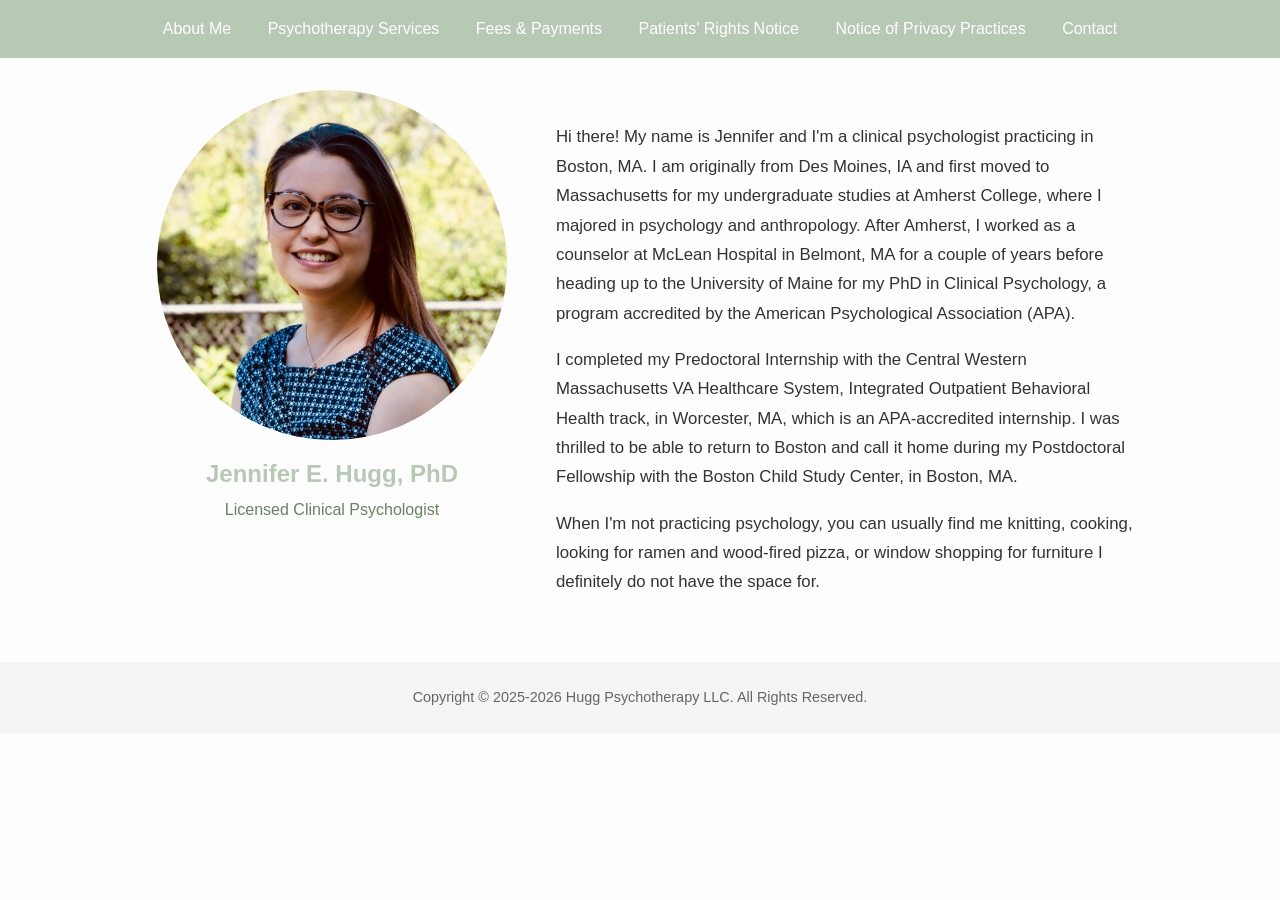
<file: index.html>
<!DOCTYPE html>
<html lang="en">
<head>
    <meta charset="UTF-8">
    <meta name="viewport" content="width=device-width, initial-scale=1.0">
    <title>Jennifer E. Hugg, PhD</title>
    <link rel="stylesheet" href="style.css">
</head>
<body>
    <nav>
        <a href="index.html">About Me</a>
        <a href="services.html">Psychotherapy Services</a>
        <a href="fees.html">Fees & Payments</a>
        <a href="rights.html">Patients' Rights Notice</a>
        <a href="npp.html">Notice of Privacy Practices</a>
        <a href="contact.html">Contact</a>
    </nav>
    <div class="content-wrapper">
        <!-- Left Column: Photo + Title -->
        <div class="profile-column">
            <img src="headshot.jpg" alt="Jennifer E. Hugg, PhD">
            <h1>
                Jennifer E. Hugg, PhD
                <span class="subtitle">Licensed Clinical Psychologist</span>
            </h1>
        </div>
        <!-- Right Column: About Text -->
        <div class="about-column">
            <div class="about-text">
                <p>Hi there! My name is Jennifer and I'm a clinical psychologist practicing in Boston, MA. I am originally from Des Moines, IA and first moved to Massachusetts for my undergraduate studies at Amherst College, where I majored in psychology and anthropology. After Amherst, I worked as a counselor at McLean Hospital in Belmont, MA for a couple of years before heading up to the University of Maine for my PhD in Clinical Psychology, a program accredited by the American Psychological Association (APA).</p>
                <p>I completed my Predoctoral Internship with the Central Western Massachusetts VA Healthcare System, Integrated Outpatient Behavioral Health track, in Worcester, MA, which is an APA-accredited internship. I was thrilled to be able to return to Boston and call it home during my Postdoctoral Fellowship with the Boston Child Study Center, in Boston, MA.</p>
                <p>When I'm not practicing psychology, you can usually find me knitting, cooking, looking for ramen and wood-fired pizza, or window shopping for furniture I definitely do not have the space for.</p>
            </div>
        </div>
    </div>
    <footer>
        Copyright © <span id="current-year-range"></span> Hugg Psychotherapy LLC. All Rights Reserved.
    </footer>
    <script>
        function updateYearRange() {
            const currentYear = new Date().getFullYear();
            const startYear = 2025;
            if (currentYear === startYear) {
                document.getElementById('current-year-range').textContent = startYear.toString();
            } else {
                document.getElementById('current-year-range').textContent = `${startYear}-${currentYear}`;
            }
        }
        updateYearRange();
    </script>
</body>
</html>
</file>
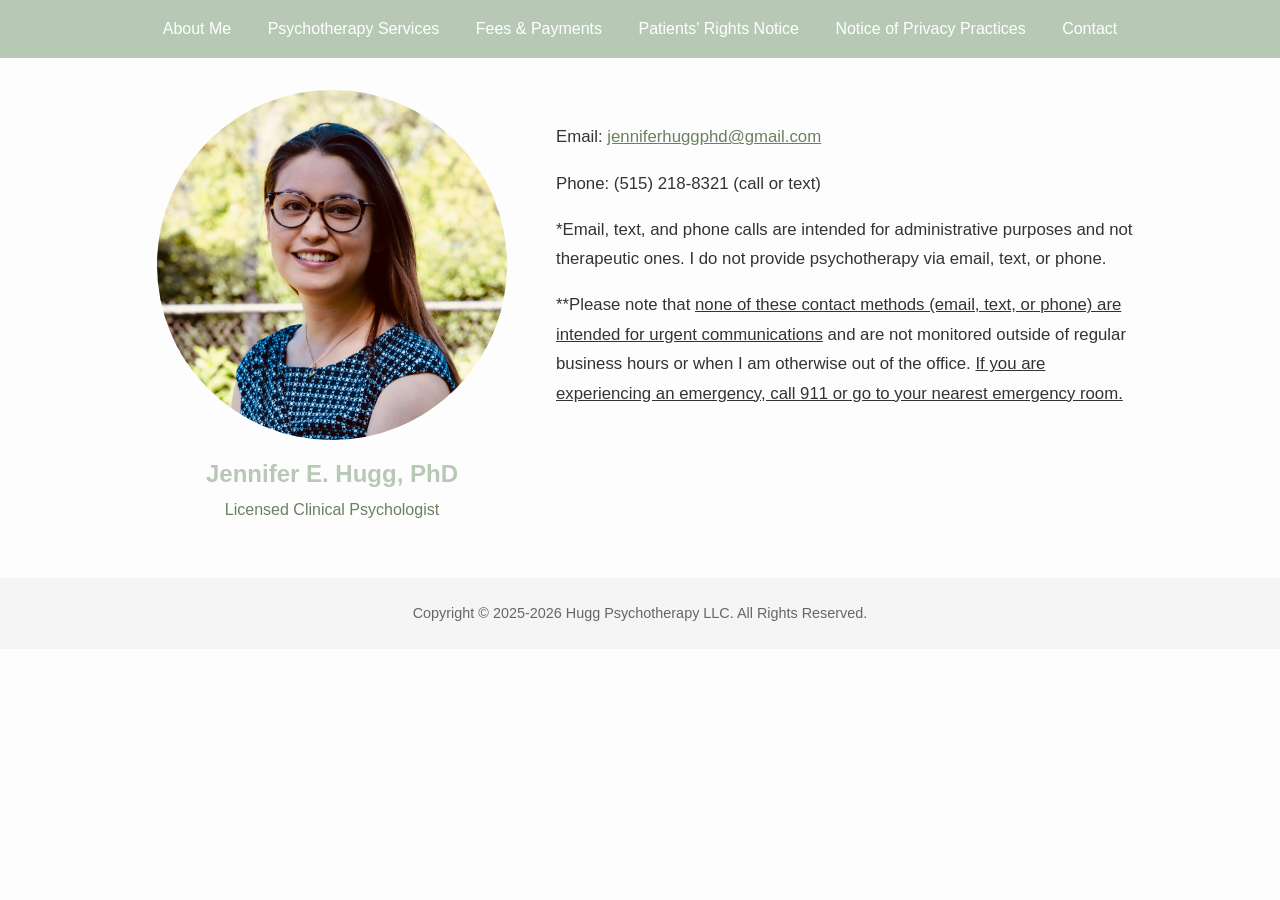
<file: contact.html>
<!DOCTYPE html>
<html lang="en">
<head>
    <meta charset="UTF-8">
    <meta name="viewport" content="width=device-width, initial-scale=1.0">
    <title>Jennifer E. Hugg, PhD</title>
    <link rel="stylesheet" href="style.css">
</head>
<body>
    <nav>
        <a href="index.html">About Me</a>
        <a href="services.html">Psychotherapy Services</a>
        <a href="fees.html">Fees & Payments</a>
        <a href="rights.html">Patients' Rights Notice</a>
        <a href="npp.html">Notice of Privacy Practices</a>
        <a href="contact.html">Contact</a>
    </nav>
    <div class="content-wrapper">
        <!-- Left Column: Photo + Title -->
        <div class="profile-column">
            <img src="headshot.jpg" alt="Jennifer E. Hugg, PhD">
            <h1>
                Jennifer E. Hugg, PhD
                <span class="subtitle">Licensed Clinical Psychologist</span>
            </h1>
        </div>
        <!-- Right Column: About Text -->
        <div class="about-column">
            <div class="about-text">
                <p>Email: <a href="mailto:jenniferhuggphd@gmail.com">jenniferhuggphd@gmail.com</a></p>
                <p>Phone: (515) 218-8321 (call or text)</p>
                <p>*Email, text, and phone calls are intended for administrative purposes and not therapeutic ones. I do not provide psychotherapy via email, text, or phone.</p>
                <p>**Please note that <span style="text-decoration: underline;">none of these contact methods (email, text, or phone) are intended for urgent communications</span> and are not monitored outside of regular business hours or when I am otherwise out of the office. <span style="text-decoration: underline;">If you are experiencing an emergency, call 911 or go to your nearest emergency room.</span></p>
            </div>
        </div>
    </div>
    <footer>
        Copyright © <span id="current-year-range"></span> Hugg Psychotherapy LLC. All Rights Reserved.
    </footer>
    <script>
        function updateYearRange() {
            const currentYear = new Date().getFullYear();
            const startYear = 2025;
            if (currentYear === startYear) {
                document.getElementById('current-year-range').textContent = startYear.toString();
            } else {
                document.getElementById('current-year-range').textContent = `${startYear}-${currentYear}`;
            }
        }
        updateYearRange();
    </script>
</body>
</html>
</file>
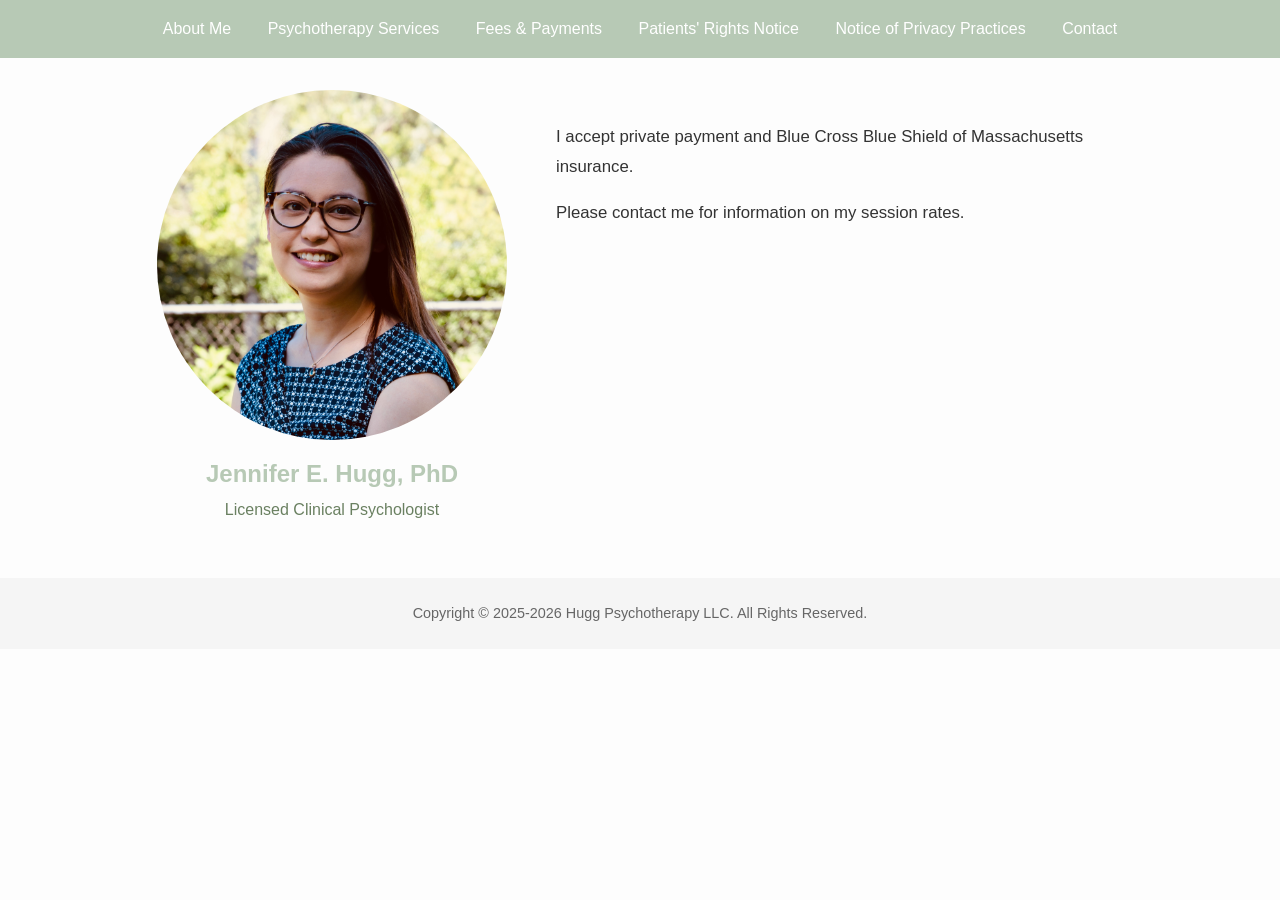
<file: fees.html>
<!DOCTYPE html>
<html lang="en">
<head>
    <meta charset="UTF-8">
    <meta name="viewport" content="width=device-width, initial-scale=1.0">
    <title>Jennifer E. Hugg, PhD</title>
    <link rel="stylesheet" href="style.css">
</head>
<body>
    <nav>
        <a href="index.html">About Me</a>
        <a href="services.html">Psychotherapy Services</a>
        <a href="fees.html">Fees & Payments</a>
        <a href="rights.html">Patients' Rights Notice</a>
        <a href="npp.html">Notice of Privacy Practices</a>
        <a href="contact.html">Contact</a>
    </nav>
    <div class="content-wrapper">
        <!-- Left Column: Photo + Title -->
        <div class="profile-column">
            <img src="headshot.jpg" alt="Jennifer E. Hugg, PhD">
            <h1>
                Jennifer E. Hugg, PhD
                <span class="subtitle">Licensed Clinical Psychologist</span>
            </h1>
        </div>
        <!-- Right Column: About Text -->
        <div class="about-column">
            <div class="about-text">
                <p>I accept private payment and Blue Cross Blue Shield of Massachusetts insurance.</p>
                <p>Please contact me for information on my session rates.</p>
            </div>
        </div>
    </div>
    <footer>
        Copyright © <span id="current-year-range"></span> Hugg Psychotherapy LLC. All Rights Reserved.
    </footer>
    <script>
        function updateYearRange() {
            const currentYear = new Date().getFullYear();
            const startYear = 2025;
            if (currentYear === startYear) {
                document.getElementById('current-year-range').textContent = startYear.toString();
            } else {
                document.getElementById('current-year-range').textContent = `${startYear}-${currentYear}`;
            }
        }
        updateYearRange();
    </script>
</body>
</html>
</file>
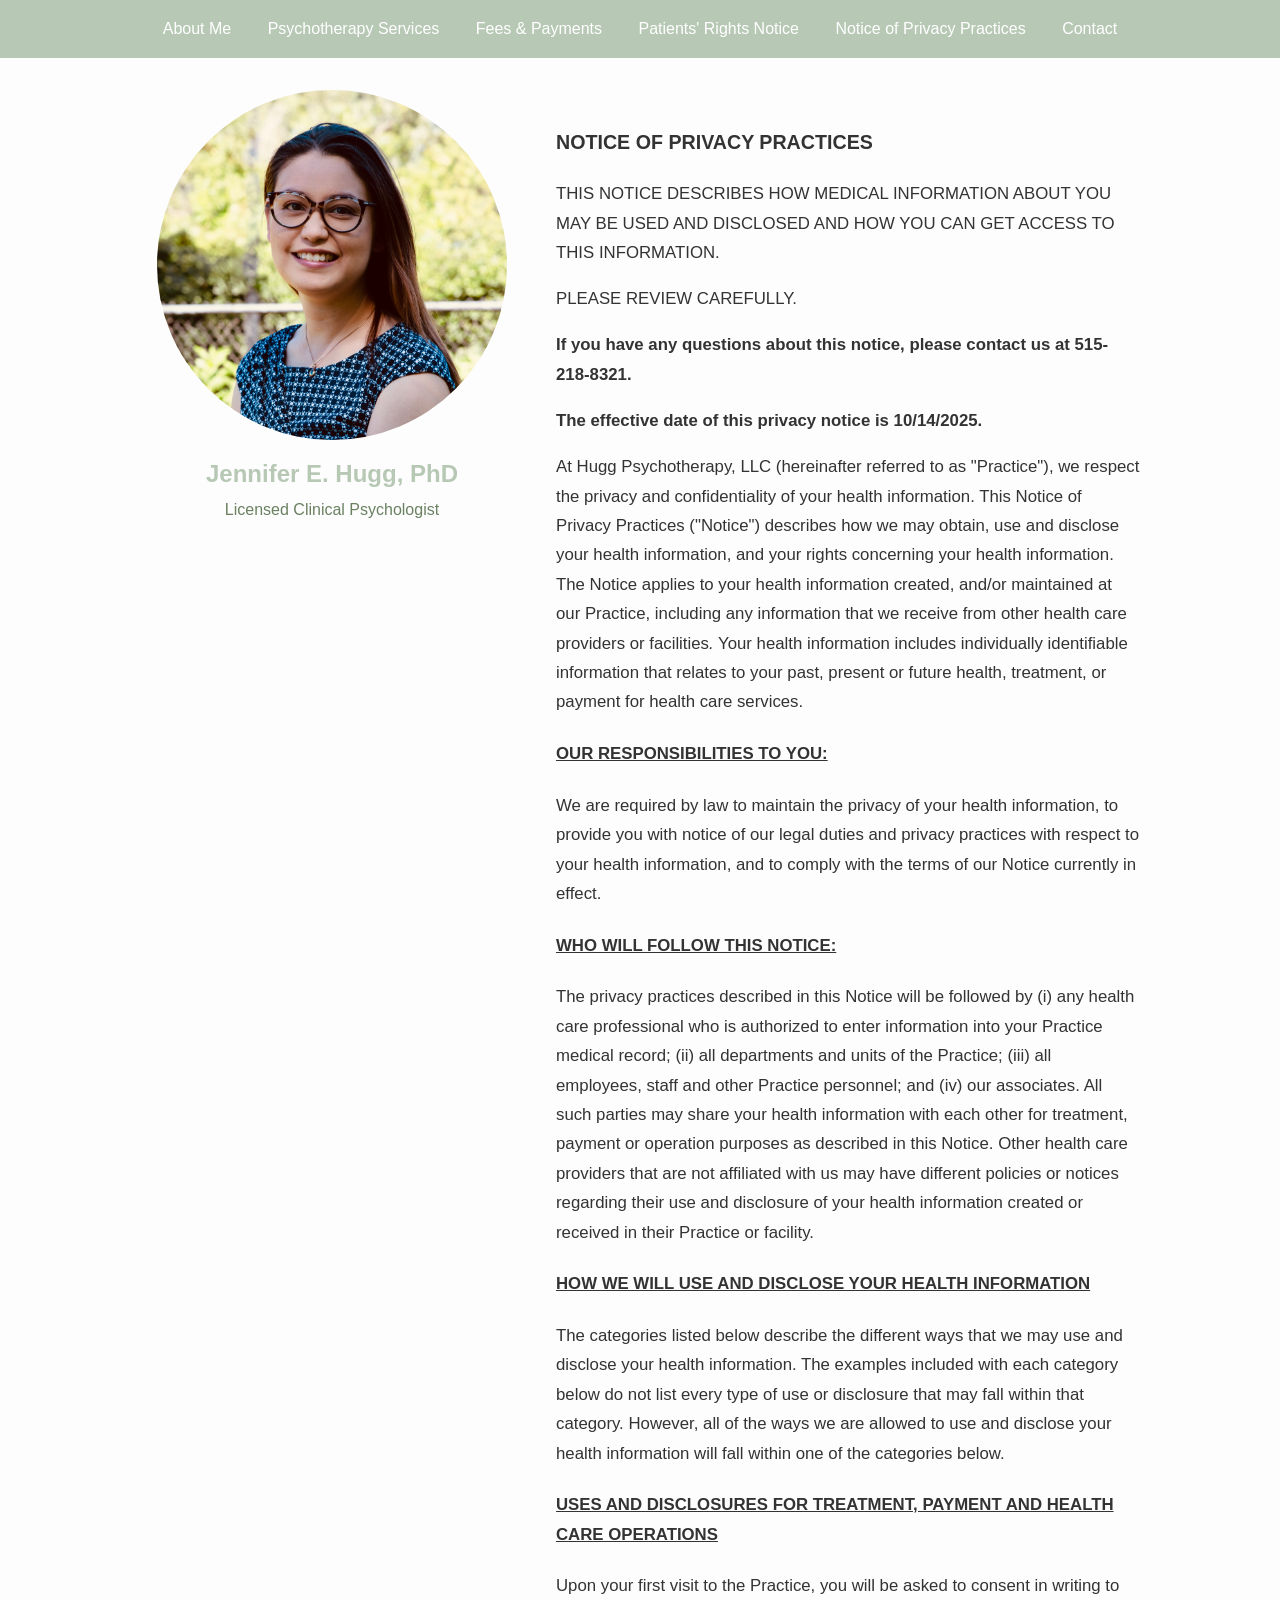
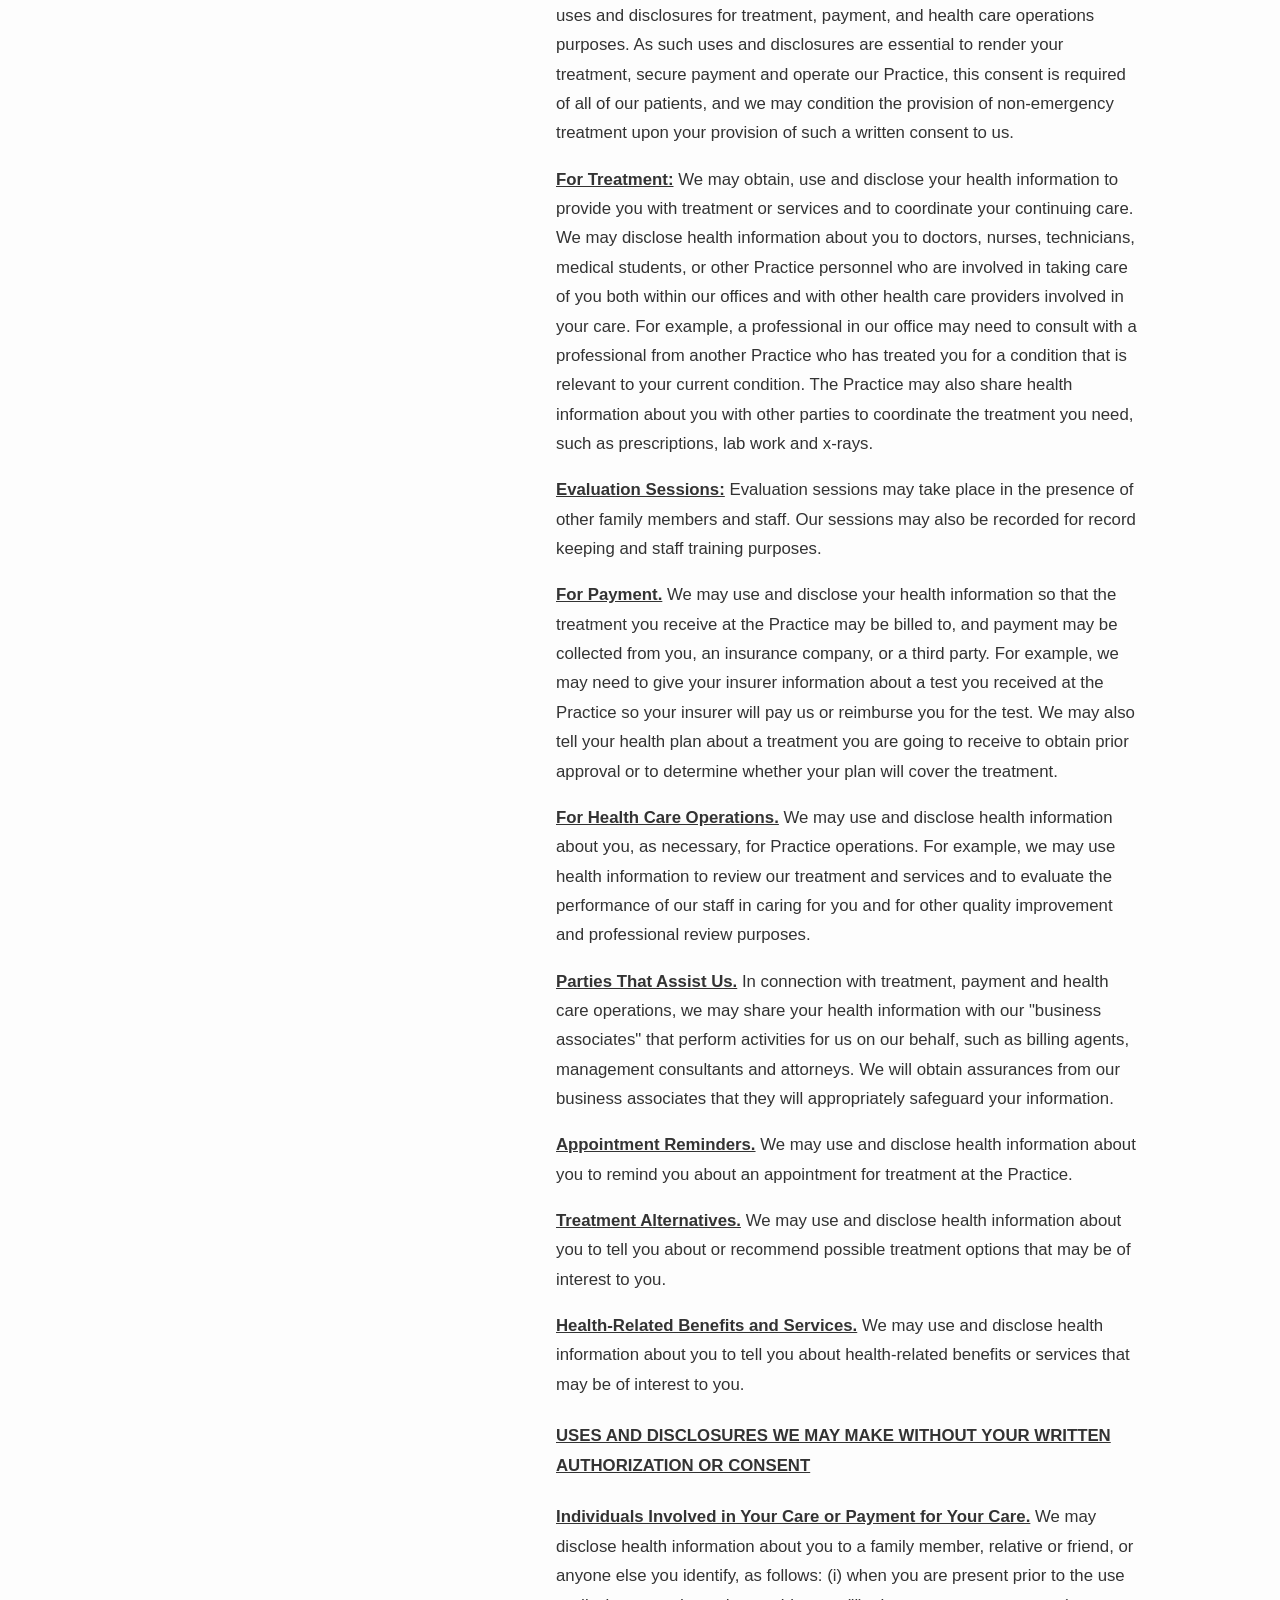
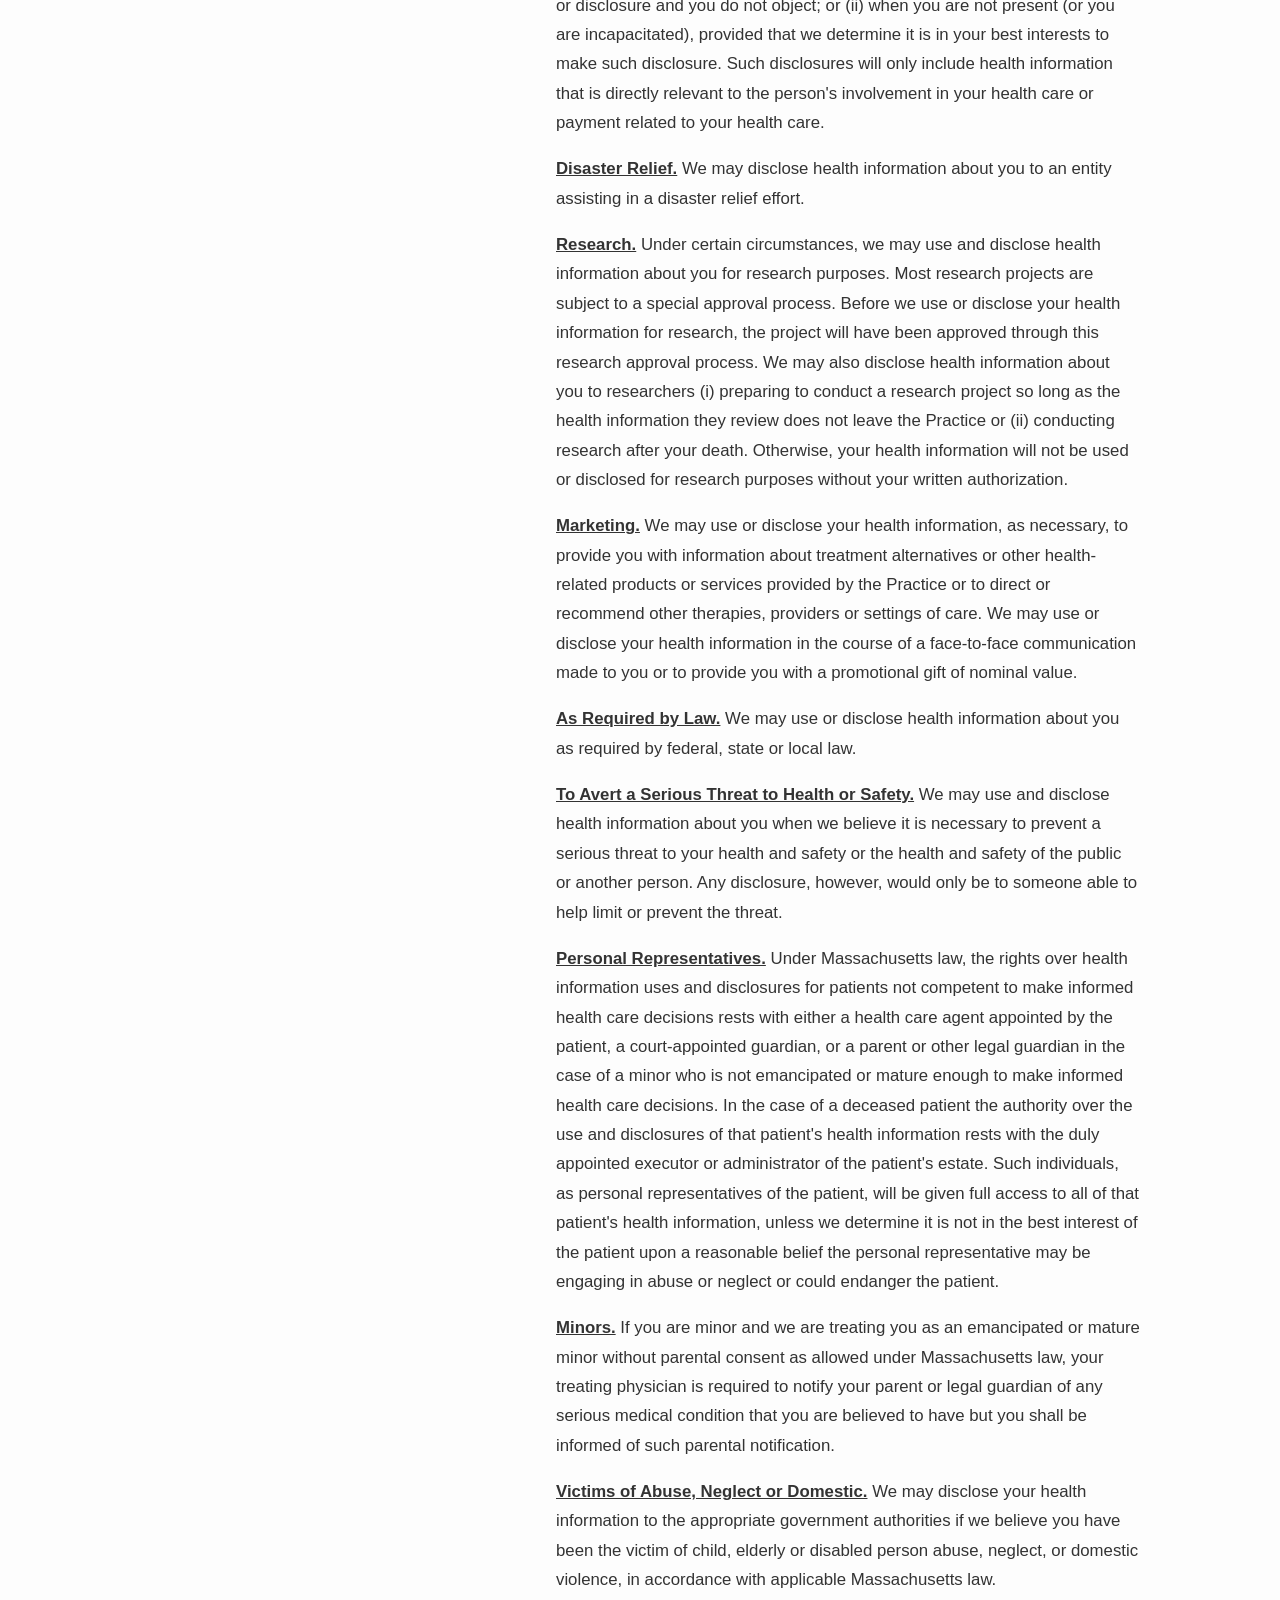
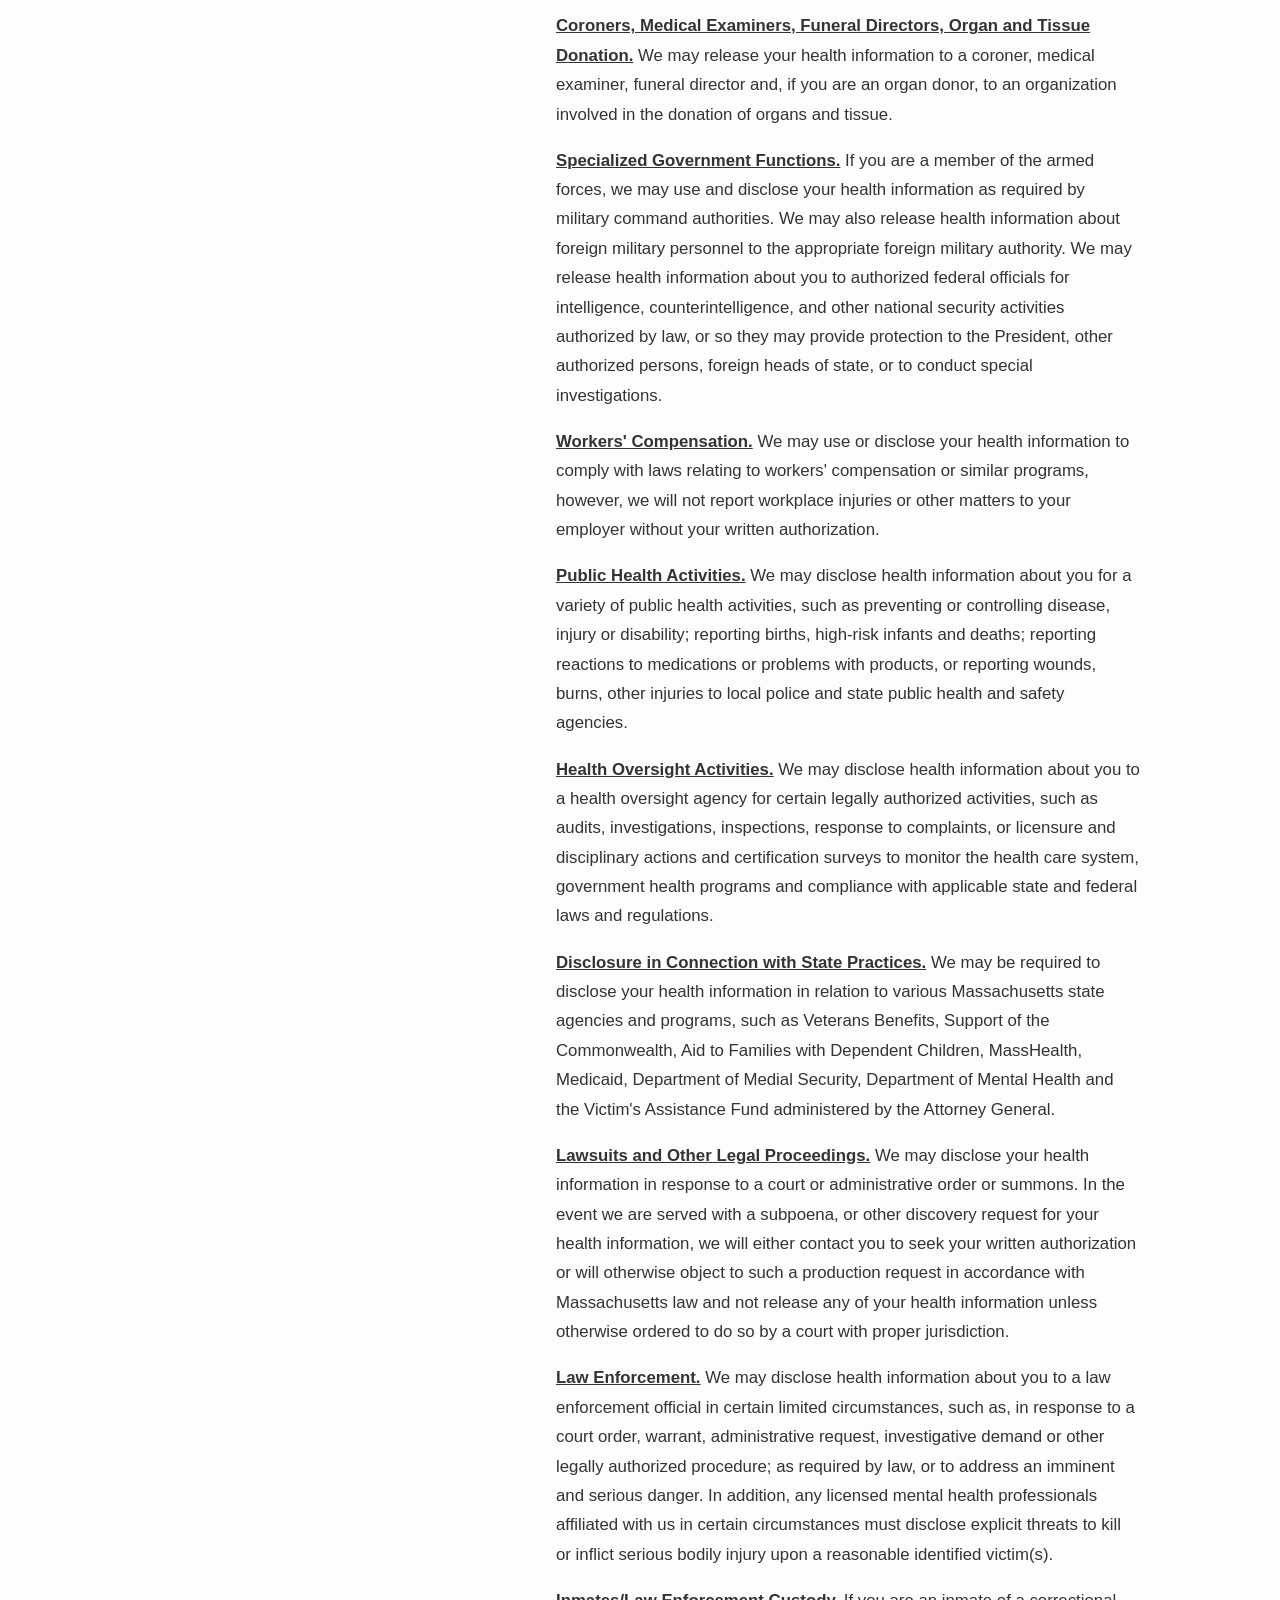
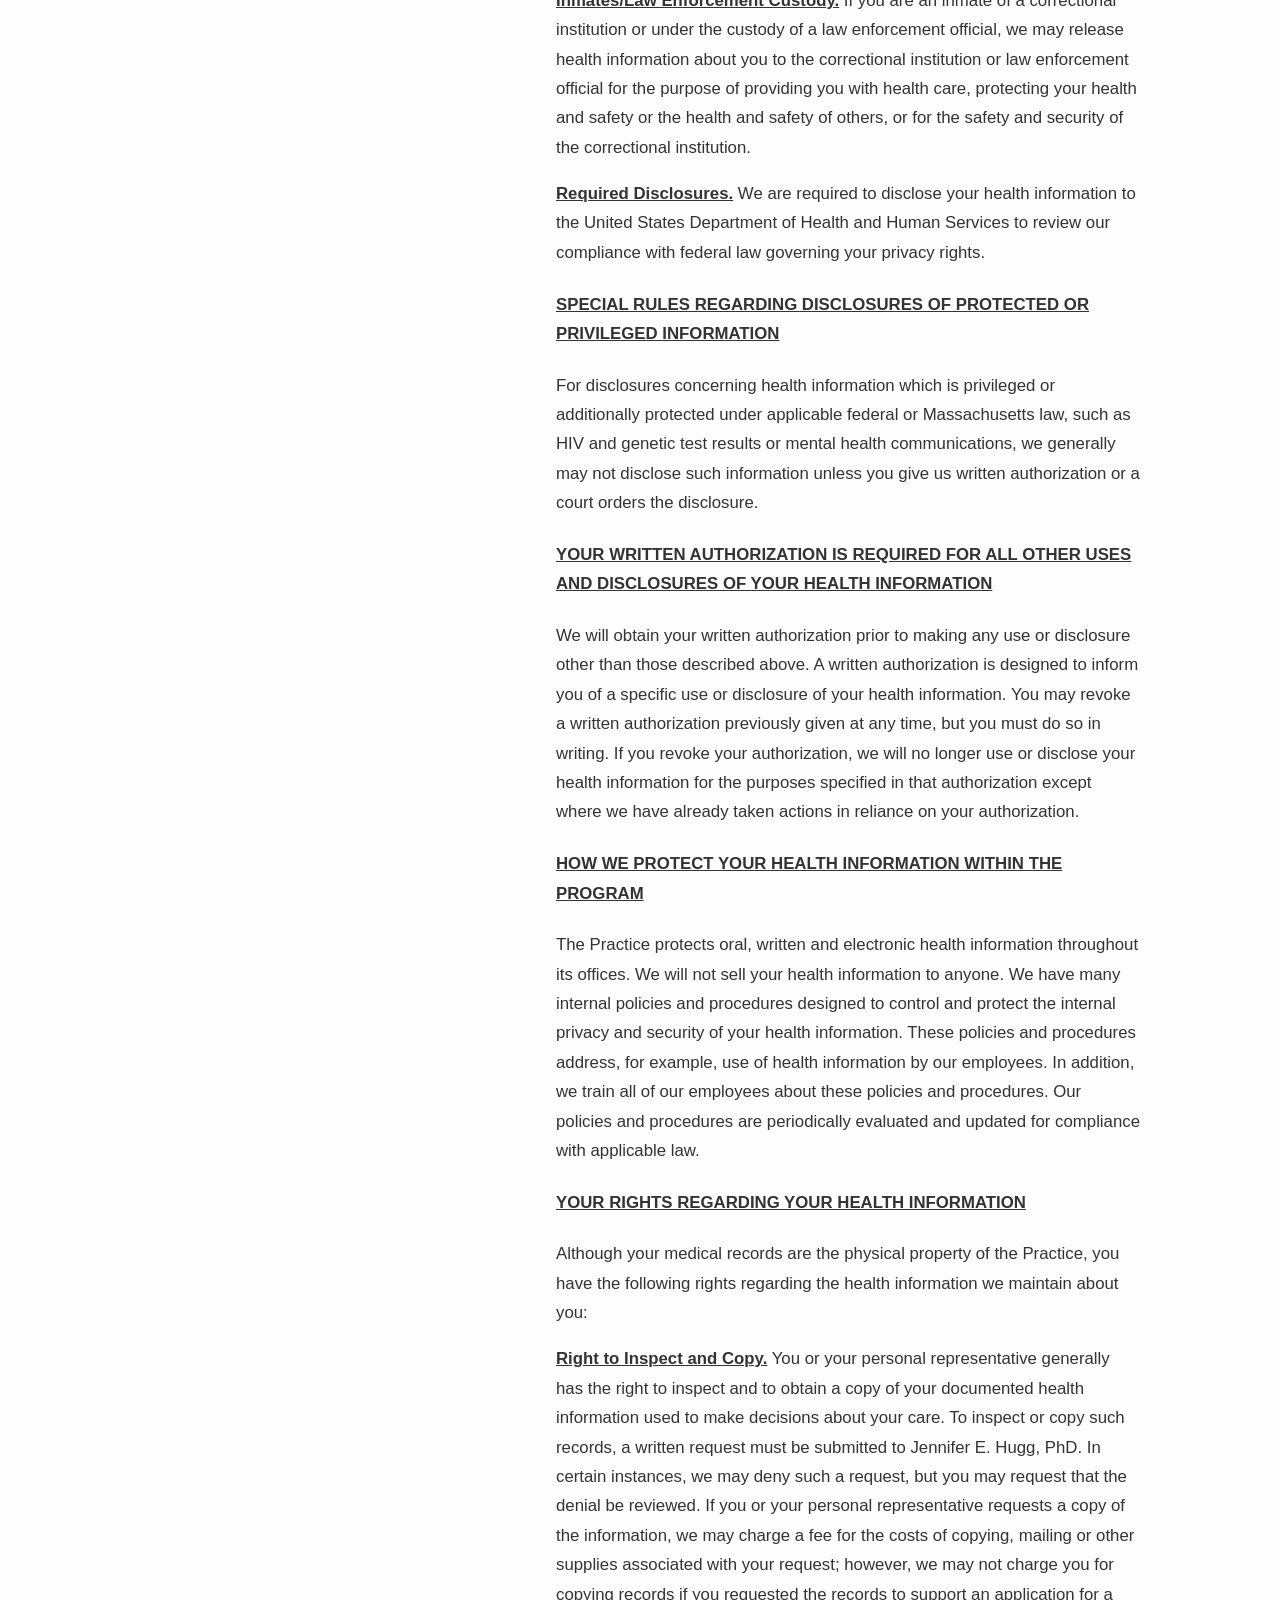
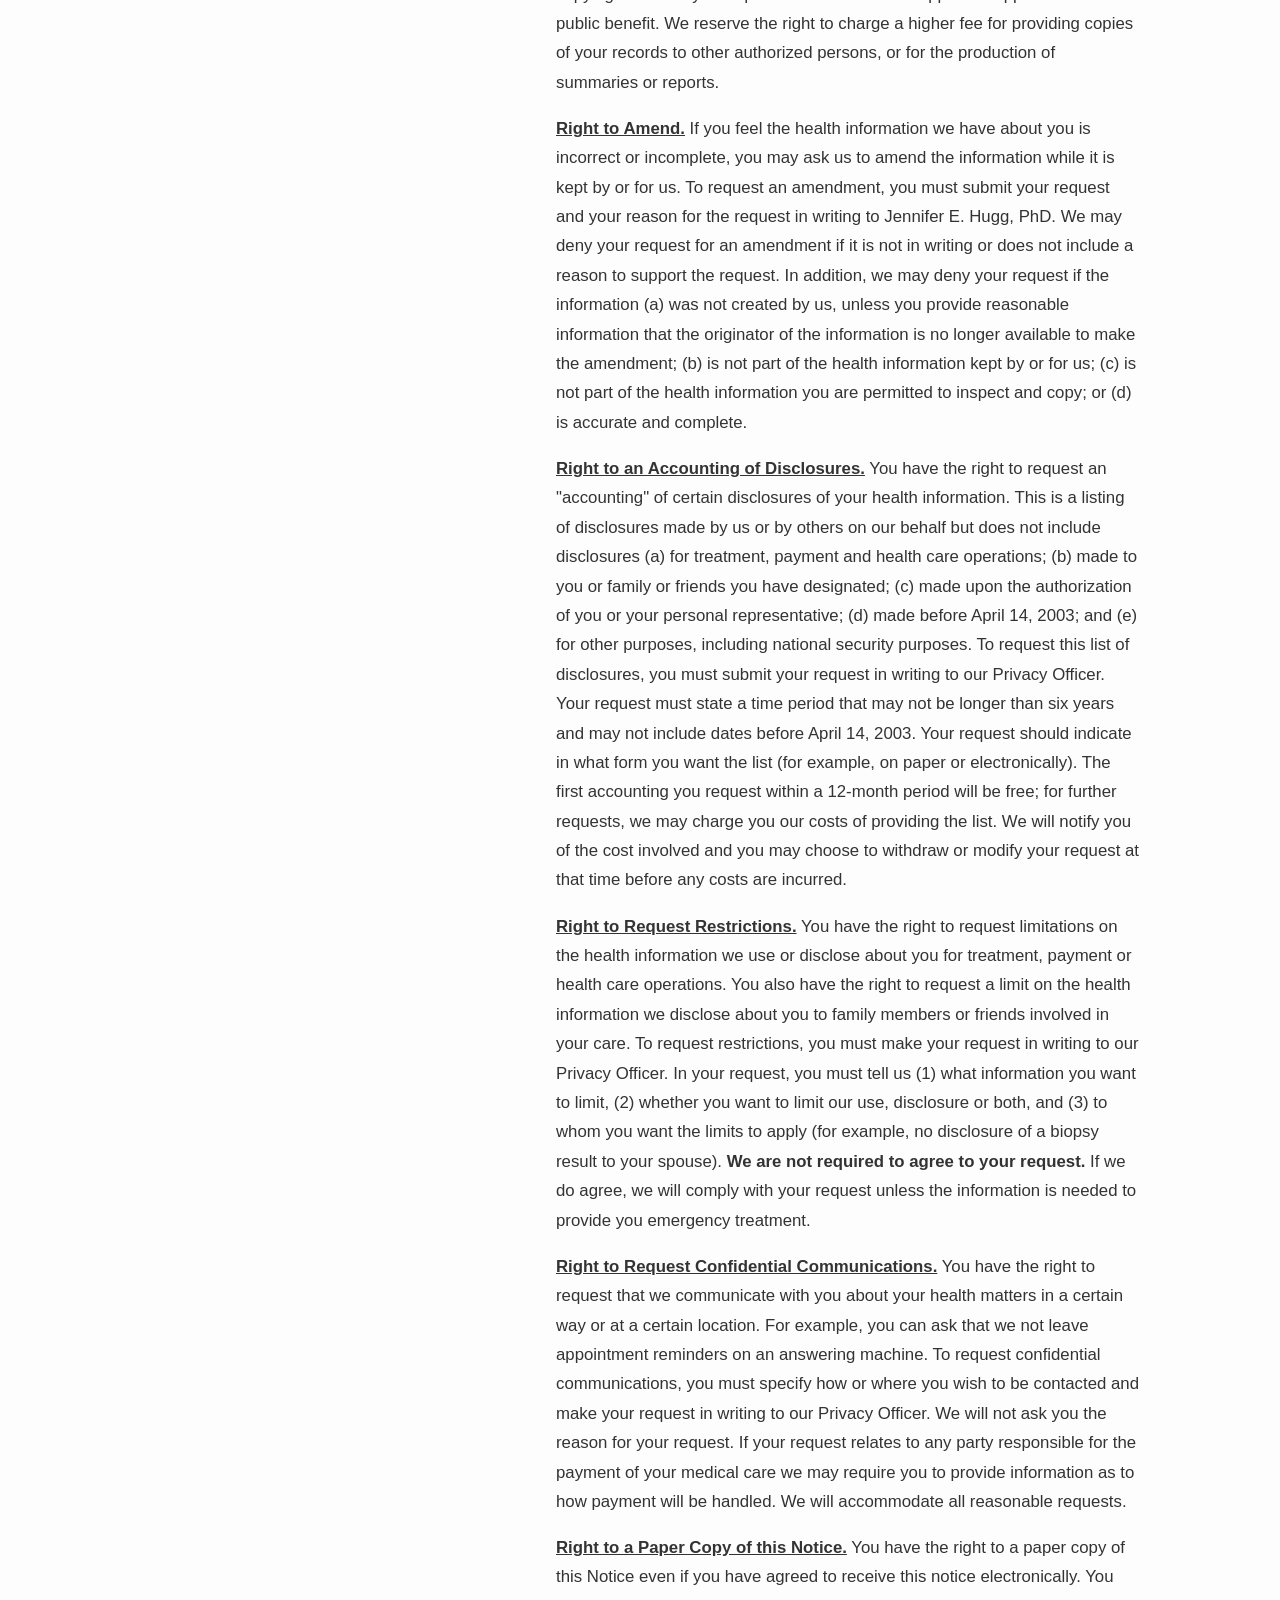
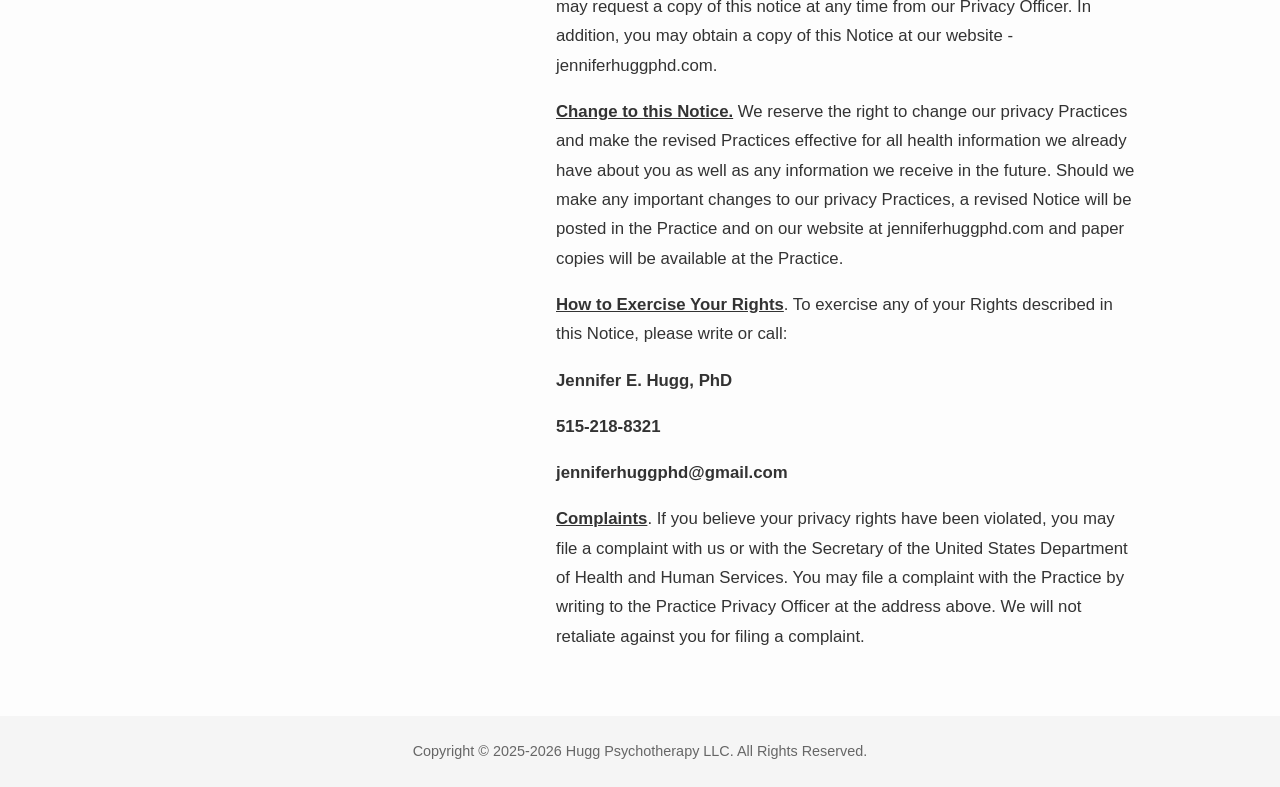
<file: npp.html>
<!DOCTYPE html>
<html lang="en">
<head>
    <meta charset="UTF-8">
    <meta name="viewport" content="width=device-width, initial-scale=1.0">
    <title>Jennifer E. Hugg, PhD</title>
    <link rel="stylesheet" href="style.css">
</head>
<body>
    <nav>
        <a href="index.html">About Me</a>
        <a href="services.html">Psychotherapy Services</a>
        <a href="fees.html">Fees & Payments</a>
        <a href="rights.html">Patients' Rights Notice</a>
        <a href="npp.html">Notice of Privacy Practices</a>
        <a href="contact.html">Contact</a>
    </nav>
    <div class="content-wrapper">
        <!-- Left Column: Photo + Title -->
        <div class="profile-column">
            <img src="headshot.jpg" alt="Jennifer E. Hugg, PhD">
            <h1>
                Jennifer E. Hugg, PhD
                <span class="subtitle">Licensed Clinical Psychologist</span>
            </h1>
        </div>
        <!-- Right Column: About Text -->
        <div class="about-column">
            <div class="about-text">
                <h3>NOTICE OF PRIVACY PRACTICES</h3>

                <p>THIS NOTICE DESCRIBES HOW MEDICAL INFORMATION ABOUT YOU MAY BE USED AND DISCLOSED AND HOW YOU CAN GET ACCESS TO THIS INFORMATION.</p>
                <p>PLEASE REVIEW CAREFULLY.</p>

                <p><strong>If you have any questions about this notice, please contact us at 515-218-8321.</strong></p>
                <p><strong>The effective date of this privacy notice is 10/14/2025.</strong></p>
                <p>At Hugg Psychotherapy, LLC (hereinafter referred to as "Practice"), we respect the privacy and confidentiality of your health information. This Notice of Privacy Practices ("Notice") describes how we may obtain, use and disclose your health information, and your rights concerning your health information. The Notice applies to your health information created, and/or maintained at our Practice, including any information that we receive from other health care providers or facilities<em>.</em> Your health information includes individually identifiable information that relates to your past, present or future health, treatment, or payment for health care services.</p>

                <h4 style="text-decoration: underline;">OUR RESPONSIBILITIES TO YOU:</h4>
                <p>We are required by law to maintain the privacy of your health information, to provide you with notice of our legal duties and privacy practices with respect to your health information, and to comply with the terms of our Notice currently in effect.</p>

                <h4 style="text-decoration: underline;">WHO WILL FOLLOW THIS NOTICE:</h4>
                <p>The privacy practices described in this Notice will be followed by (i) any health care professional who is authorized to enter information into your Practice medical record; (ii) all departments and units of the Practice; (iii) all employees, staff and other Practice personnel; and (iv) our associates. All such parties may share your health information with each other for treatment, payment or operation purposes as described in this Notice. Other health care providers that are not affiliated with us may have different policies or notices regarding their use and disclosure of your health information created or received in their Practice or facility.</p>

                <h4 style="text-decoration: underline;">HOW WE WILL USE AND DISCLOSE YOUR HEALTH INFORMATION</h4>
                <p>The categories listed below describe the different ways that we may use and disclose your health information. The examples included with each category below do not list every type of use or disclosure that may fall within that category. However, all of the ways we are allowed to use and disclose your health information will fall within one of the categories below.</p>

                <h4 style="text-decoration: underline;">USES AND DISCLOSURES FOR TREATMENT, PAYMENT AND HEALTH CARE OPERATIONS</h4>
                <p>Upon your first visit to the Practice, you will be asked to consent in writing to uses and disclosures for treatment, payment, and health care operations purposes. As such uses and disclosures are essential to render your treatment, secure payment and operate our Practice, this consent is required of all of our patients, and we may condition the provision of non-emergency treatment upon your provision of such a written consent to us.</p>
                <p><span style="font-weight: bold; text-decoration: underline;">For Treatment:</span> We may obtain, use and disclose your health information to provide you with treatment or services and to coordinate your continuing care. We may disclose health information about you to doctors, nurses, technicians, medical students, or other Practice personnel who are involved in taking care of you both within our offices and with other health care providers involved in your care. For example, a professional in our office may need to consult with a professional from another Practice who has treated you for a condition that is relevant to your current condition. The Practice may also share health information about you with other parties to coordinate the treatment you need, such as prescriptions, lab work and x-rays.</p>
                <p><span style="font-weight: bold; text-decoration: underline;">Evaluation Sessions:</span> Evaluation sessions may take place in the presence of other family members and staff. Our sessions may also be recorded for record keeping and staff training purposes.</p>
                <p><span style="font-weight: bold; text-decoration: underline;">For Payment.</span> We may use and disclose your health information so that the treatment you receive at the Practice may be billed to, and payment may be collected from you, an insurance company, or a third party. For example, we may need to give your insurer information about a test you received at the Practice so your insurer will pay us or reimburse you for the test. We may also tell your health plan about a treatment you are going to receive to obtain prior approval or to determine whether your plan will cover the treatment.</p>
                <p><span style="font-weight: bold; text-decoration: underline;">For Health Care Operations.</span> We may use and disclose health information about you, as necessary, for Practice operations. For example, we may use health information to review our treatment and services and to evaluate the performance of our staff in caring for you and for other quality improvement and professional review purposes.</p>
                <p><span style="font-weight: bold; text-decoration: underline;">Parties That Assist Us.</span> In connection with treatment, payment and health care operations, we may share your health information with our "business associates" that perform activities for us on our behalf, such as billing agents, management consultants and attorneys. We will obtain assurances from our business associates that they will appropriately safeguard your information.</p>
                <p><span style="font-weight: bold; text-decoration: underline;">Appointment Reminders.</span> We may use and disclose health information about you to remind you about an appointment for treatment at the Practice.</p>
                <p><span style="font-weight: bold; text-decoration: underline;">Treatment Alternatives.</span> We may use and disclose health information about you to tell you about or recommend possible treatment options that may be of interest to you.</p>
                <p><span style="font-weight: bold; text-decoration: underline;">Health-Related Benefits and Services.</span> We may use and disclose health information about you to tell you about health-related benefits or services that may be of interest to you.</p>

                <h4 style="text-decoration: underline;">USES AND DISCLOSURES WE MAY MAKE WITHOUT YOUR WRITTEN AUTHORIZATION OR CONSENT</h4>
                <p><span style="font-weight: bold; text-decoration: underline;">Individuals Involved in Your Care or Payment for Your Care.</span> We may disclose health information about you to a family member, relative or friend, or anyone else you identify, as follows: (i) when you are present prior to the use or disclosure and you do not object; or (ii) when you are not present (or you are incapacitated), provided that we determine it is in your best interests to make such disclosure. Such disclosures will only include health information that is directly relevant to the person's involvement in your health care or payment related to your health care.</p>
                <p><span style="font-weight: bold; text-decoration: underline;">Disaster Relief.</span> We may disclose health information about you to an entity assisting in a disaster relief effort.</p>
                <p><span style="font-weight: bold; text-decoration: underline;">Research.</span> Under certain circumstances, we may use and disclose health information about you for research purposes. Most research projects are subject to a special approval process. Before we use or disclose your health information for research, the project will have been approved through this research approval process. We may also disclose health information about you to researchers (i) preparing to conduct a research project so long as the health information they review does not leave the Practice or (ii) conducting research after your death. Otherwise, your health information will not be used or disclosed for research purposes without your written authorization.</p>
                <p><span style="font-weight: bold; text-decoration: underline;">Marketing.</span> We may use or disclose your health information, as necessary, to provide you with information about treatment alternatives or other health-related products or services provided by the Practice or to direct or recommend other therapies, providers or settings of care. We may use or disclose your health information in the course of a face-to-face communication made to you or to provide you with a promotional gift of nominal value.</p>
                <p><span style="font-weight: bold; text-decoration: underline;">As Required by Law.</span> We may use or disclose health information about you as required by federal, state or local law.</p>
                <p><span style="font-weight: bold; text-decoration: underline;">To Avert a Serious Threat to Health or Safety.</span> We may use and disclose health information about you when we believe it is necessary to prevent a serious threat to your health and safety or the health and safety of the public or another person. Any disclosure, however, would only be to someone able to help limit or prevent the threat.</p>
                <p><span style="font-weight: bold; text-decoration: underline;">Personal Representatives.</span> Under Massachusetts law, the rights over health information uses and disclosures for patients not competent to make informed health care decisions rests with either a health care agent appointed by the patient, a court-appointed guardian, or a parent or other legal guardian in the case of a minor who is not emancipated or mature enough to make informed health care decisions. In the case of a deceased patient the authority over the use and disclosures of that patient's health information rests with the duly appointed executor or administrator of the patient's estate. Such individuals, as personal representatives of the patient, will be given full access to all of that patient's health information, unless we determine it is not in the best interest of the patient upon a reasonable belief the personal representative may be engaging in abuse or neglect or could endanger the patient.</p>
                <p><span style="font-weight: bold; text-decoration: underline;">Minors.</span> If you are minor and we are treating you as an emancipated or mature minor without parental consent as allowed under Massachusetts law, your treating physician is required to notify your parent or legal guardian of any serious medical condition that you are believed to have but you shall be informed of such parental notification.</p>
                <p><span style="font-weight: bold; text-decoration: underline;">Victims of Abuse, Neglect or Domestic.</span> We may disclose your health information to the appropriate government authorities if we believe you have been the victim of child, elderly or disabled person abuse, neglect, or domestic violence, in accordance with applicable Massachusetts law.</p>
                <p><span style="font-weight: bold; text-decoration: underline;">Coroners, Medical Examiners, Funeral Directors, Organ and Tissue Donation.</span> We may release your health information to a coroner, medical examiner, funeral director and, if you are an organ donor, to an organization involved in the donation of organs and tissue.</p>
                <p><span style="font-weight: bold; text-decoration: underline;">Specialized Government Functions.</span> If you are a member of the armed forces, we may use and disclose your health information as required by military command authorities. We may also release health information about foreign military personnel to the appropriate foreign military authority. We may release health information about you to authorized federal officials for intelligence, counterintelligence, and other national security activities authorized by law, or so they may provide protection to the President, other authorized persons, foreign heads of state, or to conduct special investigations.</p>
                <p><span style="font-weight: bold; text-decoration: underline;">Workers' Compensation.</span> We may use or disclose your health information to comply with laws relating to workers' compensation or similar programs, however, we will not report workplace injuries or other matters to your employer without your written authorization.</p>
                <p><span style="font-weight: bold; text-decoration: underline;">Public Health Activities.</span> We may disclose health information about you for a variety of public health activities, such as preventing or controlling disease, injury or disability; reporting births, high-risk infants and deaths; reporting reactions to medications or problems with products, or reporting wounds, burns, other injuries to local police and state public health and safety agencies.</p>
                <p><span style="font-weight: bold; text-decoration: underline;">Health Oversight Activities.</span> We may disclose health information about you to a health oversight agency for certain legally authorized activities, such as audits, investigations, inspections, response to complaints, or licensure and disciplinary actions and certification surveys to monitor the health care system, government health programs and compliance with applicable state and federal laws and regulations.</p>
                <p><span style="font-weight: bold; text-decoration: underline;">Disclosure in Connection with State Practices.</span> We may be required to disclose your health information in relation to various Massachusetts state agencies and programs, such as Veterans Benefits, Support of the Commonwealth, Aid to Families with Dependent Children, MassHealth, Medicaid, Department of Medial Security, Department of Mental Health and the Victim's Assistance Fund administered by the Attorney General.</p>
                <p><span style="font-weight: bold; text-decoration: underline;">Lawsuits and Other Legal Proceedings.</span> We may disclose your health information in response to a court or administrative order or summons. In the event we are served with a subpoena, or other discovery request for your health information, we will either contact you to seek your written authorization or will otherwise object to such a production request in accordance with Massachusetts law and not release any of your health information unless otherwise ordered to do so by a court with proper jurisdiction.</p>
                <p><span style="font-weight: bold; text-decoration: underline;">Law Enforcement.</span> We may disclose health information about you to a law enforcement official in certain limited circumstances, such as, in response to a court order, warrant, administrative request, investigative demand or other legally authorized procedure; as required by law, or to address an imminent and serious danger. In addition, any licensed mental health professionals affiliated with us in certain circumstances must disclose explicit threats to kill or inflict serious bodily injury upon a reasonable identified victim(s).</p>
                <p><span style="font-weight: bold; text-decoration: underline;">Inmates/Law Enforcement Custody.</span> If you are an inmate of a correctional institution or under the custody of a law enforcement official, we may release health information about you to the correctional institution or law enforcement official for the purpose of providing you with health care, protecting your health and safety or the health and safety of others, or for the safety and security of the correctional institution.</p>
                <p><span style="font-weight: bold; text-decoration: underline;">Required Disclosures.</span> We are required to disclose your health information to the United States Department of Health and Human Services to review our compliance with federal law governing your privacy rights.</p>
                
                <h4 style="text-decoration: underline;">SPECIAL RULES REGARDING DISCLOSURES OF PROTECTED OR PRIVILEGED INFORMATION</h4>
                <p>For disclosures concerning health information which is privileged or additionally protected under applicable federal or Massachusetts law, such as HIV and genetic test results or mental health communications, we generally may not disclose such information unless you give us written authorization or a court orders the disclosure.</h4>
                
                <h4 span style="text-decoration: underline;">YOUR WRITTEN AUTHORIZATION IS REQUIRED FOR ALL OTHER USES AND DISCLOSURES OF YOUR HEALTH INFORMATION</h4>
                <p>We will obtain your written authorization prior to making any use or disclosure other than those described above. A written authorization is designed to inform you of a specific use or disclosure of your health information. You may revoke a written authorization previously given at any time, but you must do so in writing. If you revoke your authorization, we will no longer use or disclose your health information for the purposes specified in that authorization except where we have already taken actions in reliance on your authorization.</p>
                
                <h4 span style="text-decoration: underline;">HOW WE PROTECT YOUR HEALTH INFORMATION WITHIN THE PROGRAM</h4>
                <p>The Practice protects oral, written and electronic health information throughout its offices. We will not sell your health information to anyone. We have many internal policies and procedures designed to control and protect the internal privacy and security of your health information. These policies and procedures address, for example, use of health information by our employees. In addition, we train all of our employees about these policies and procedures. Our policies and procedures are periodically evaluated and updated for compliance with applicable law.</p>

                <h4 span style="text-decoration: underline;">YOUR RIGHTS REGARDING YOUR HEALTH INFORMATION</h4>
                <p>Although your medical records are the physical property of the Practice, you have the following rights regarding the health information we maintain about you:</p>
                <p><span style="font-weight: bold; text-decoration: underline;">Right to Inspect and Copy.</span> You or your personal representative generally has the right to inspect and to obtain a copy of your documented health information used to make decisions about your care. To inspect or copy such records, a written request must be submitted to Jennifer E. Hugg, PhD. In certain instances, we may deny such a request, but you may request that the denial be reviewed. If you or your personal representative requests a copy of the information, we may charge a fee for the costs of copying, mailing or other supplies associated with your request; however, we may not charge you for copying records if you requested the records to support an application for a public benefit. We reserve the right to charge a higher fee for providing copies of your records to other authorized persons, or for the production of summaries or reports.</p>
                <p><span style="font-weight: bold; text-decoration: underline;">Right to Amend.</span> If you feel the health information we have about you is incorrect or incomplete, you may ask us to amend the information while it is kept by or for us. To request an amendment, you must submit your request and your reason for the request in writing to Jennifer E. Hugg, PhD. We may deny your request for an amendment if it is not in writing or does not include a reason to support the request. In addition, we may deny your request if the information (a) was not created by us, unless you provide reasonable information that the originator of the information is no longer available to make the amendment; (b) is not part of the health information kept by or for us; (c) is not part of the health information you are permitted to inspect and copy; or (d) is accurate and complete.</p>
                <p><span style="font-weight: bold; text-decoration: underline;">Right to an Accounting of Disclosures.</span> You have the right to request an "accounting" of certain disclosures of your health information. This is a listing of disclosures made by us or by others on our behalf but does not include disclosures (a) for treatment, payment and health care operations; (b) made to you or family or friends you have designated; (c) made upon the authorization of you or your personal representative; (d) made before April 14, 2003; and (e) for other purposes, including national security purposes. To request this list of disclosures, you must submit your request in writing to our Privacy Officer. Your request must state a time period that may not be longer than six years and may not include dates before April 14, 2003. Your request should indicate in what form you want the list (for example, on paper or electronically). The first accounting you request within a 12-month period will be free; for further requests, we may charge you our costs of providing the list. We will notify you of the cost involved and you may choose to withdraw or modify your request at that time before any costs are incurred.</p>
                <p><span style="font-weight: bold; text-decoration: underline;">Right to Request Restrictions.</span> You have the right to request limitations on the health information we use or disclose about you for treatment, payment or health care operations. You also have the right to request a limit on the health information we disclose about you to family members or friends involved in your care. To request restrictions, you must make your request in writing to our Privacy Officer. In your request, you must tell us (1) what information you want to limit, (2) whether you want to limit our use, disclosure or both, and (3) to whom you want the limits to apply (for example, no disclosure of a biopsy result to your spouse). <strong>We are not required to agree to your request.</strong> If we do agree, we will comply with your request unless the information is needed to provide you emergency treatment.</p>
                <p><span style="font-weight: bold; text-decoration: underline;">Right to Request Confidential Communications.</span> You have the right to request that we communicate with you about your health matters in a certain way or at a certain location. For example, you can ask that we not leave appointment reminders on an answering machine. To request confidential communications, you must specify how or where you wish to be contacted and make your request in writing to our Privacy Officer. We will not ask you the reason for your request. If your request relates to any party responsible for the payment of your medical care we may require you to provide information as to how payment will be handled. We will accommodate all reasonable requests.</p>
                <p><span style="font-weight: bold; text-decoration: underline;">Right to a Paper Copy of this Notice.</span> You have the right to a paper copy of this Notice even if you have agreed to receive this notice electronically. You may request a copy of this notice at any time from our Privacy Officer. In addition, you may obtain a copy of this Notice at our website - jenniferhuggphd.com.</p>
                <p><span style="font-weight: bold; text-decoration: underline;">Change to this Notice.</span> We reserve the right to change our privacy Practices and make the revised Practices effective for all health information we already have about you as well as any information we receive in the future. Should we make any important changes to our privacy Practices, a revised Notice will be posted in the Practice and on our website at jenniferhuggphd.com and paper copies will be available at the Practice.</p>
                <p><span style="font-weight: bold; text-decoration: underline;">How to Exercise Your Rights</span>. To exercise any of your Rights described in this Notice, please write or call:</p>
                <p><strong>Jennifer E. Hugg, PhD</strong></p>
                <p><strong>515-218-8321</strong></p>
                <p><strong>jenniferhuggphd@gmail.com</strong></p>
                <p><span style="font-weight: bold; text-decoration: underline;">Complaints</span>. If you believe your privacy rights have been violated, you may file a complaint with us or with the Secretary of the United States Department of Health and Human Services. You may file a complaint with the Practice by writing to the Practice Privacy Officer at the address above. We will not retaliate against you for filing a complaint.</p>
            </div>
        </div>
    </div>
    <footer>
        Copyright © <span id="current-year-range"></span> Hugg Psychotherapy LLC. All Rights Reserved.
    </footer>
    <script>
        function updateYearRange() {
            const currentYear = new Date().getFullYear();
            const startYear = 2025;
            if (currentYear === startYear) {
                document.getElementById('current-year-range').textContent = startYear.toString();
            } else {
                document.getElementById('current-year-range').textContent = `${startYear}-${currentYear}`;
            }
        }
        updateYearRange();
    </script>
</body>
</html>
</file>
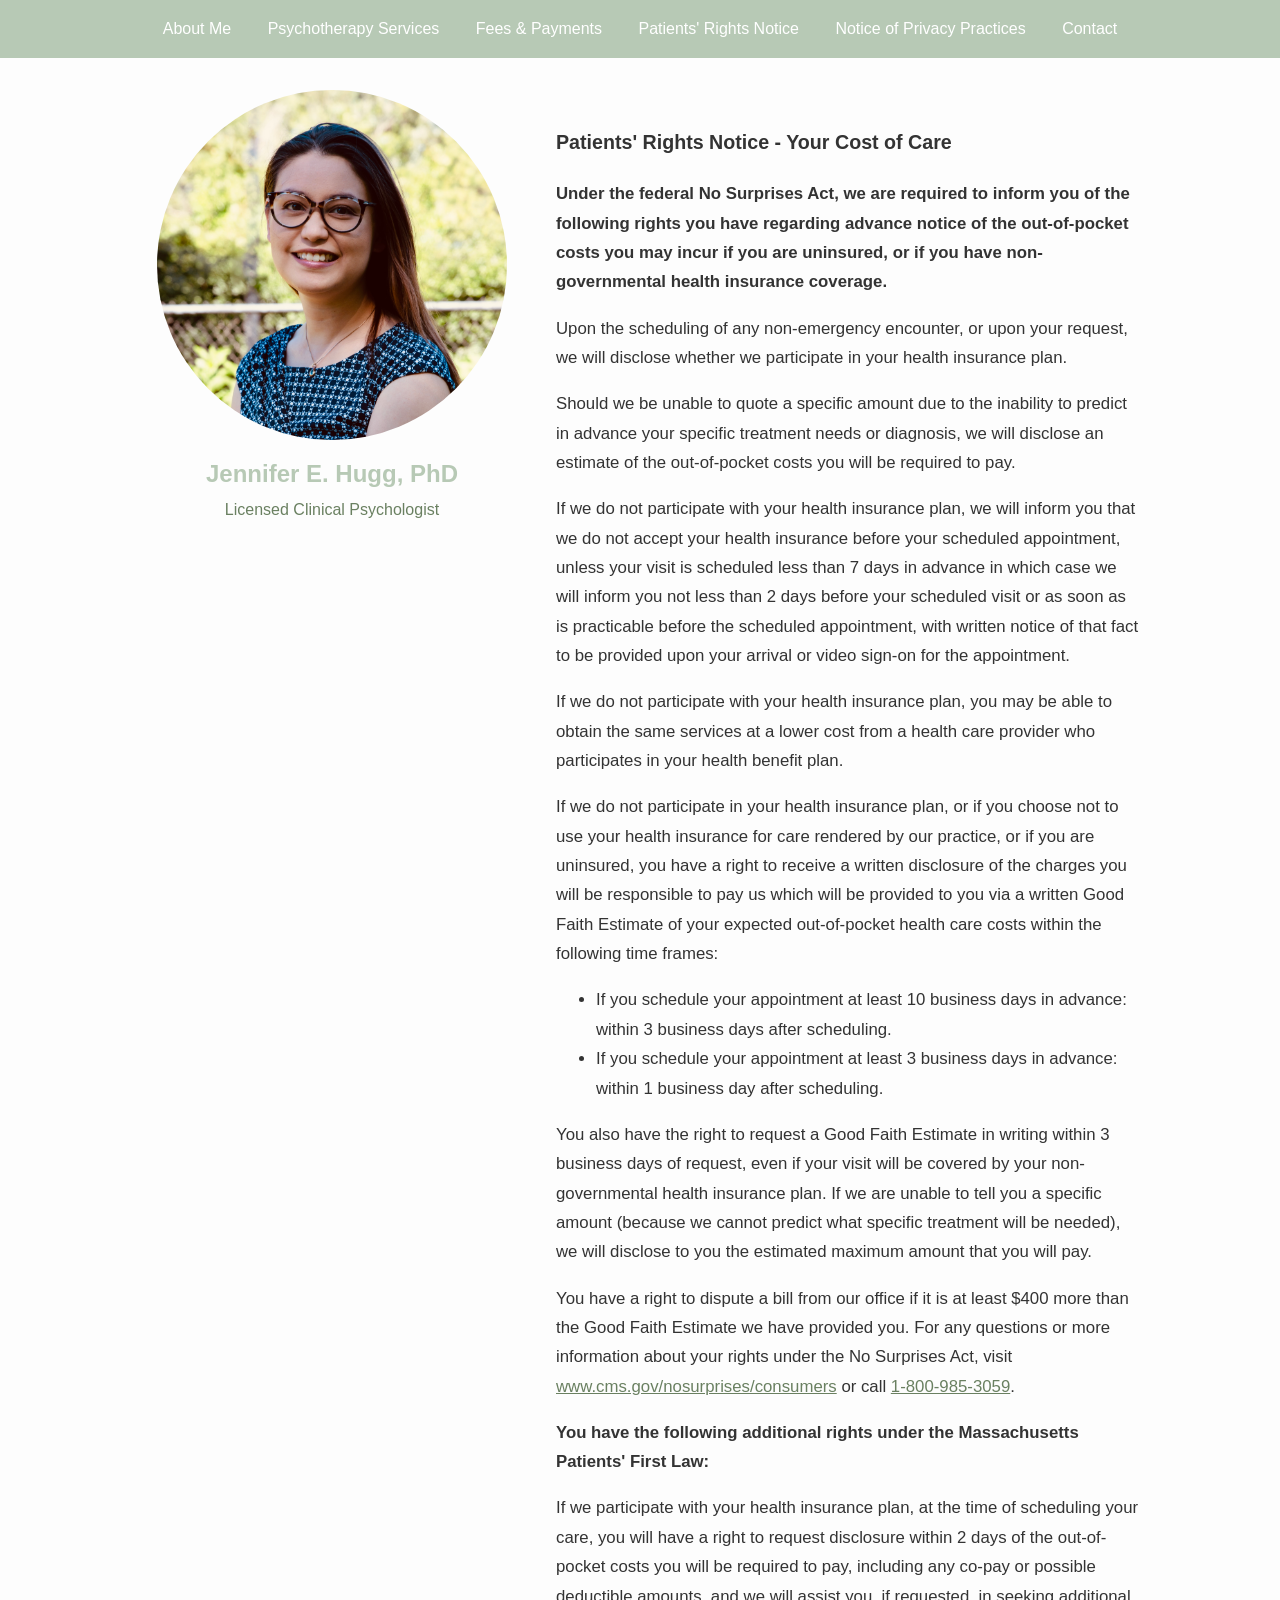
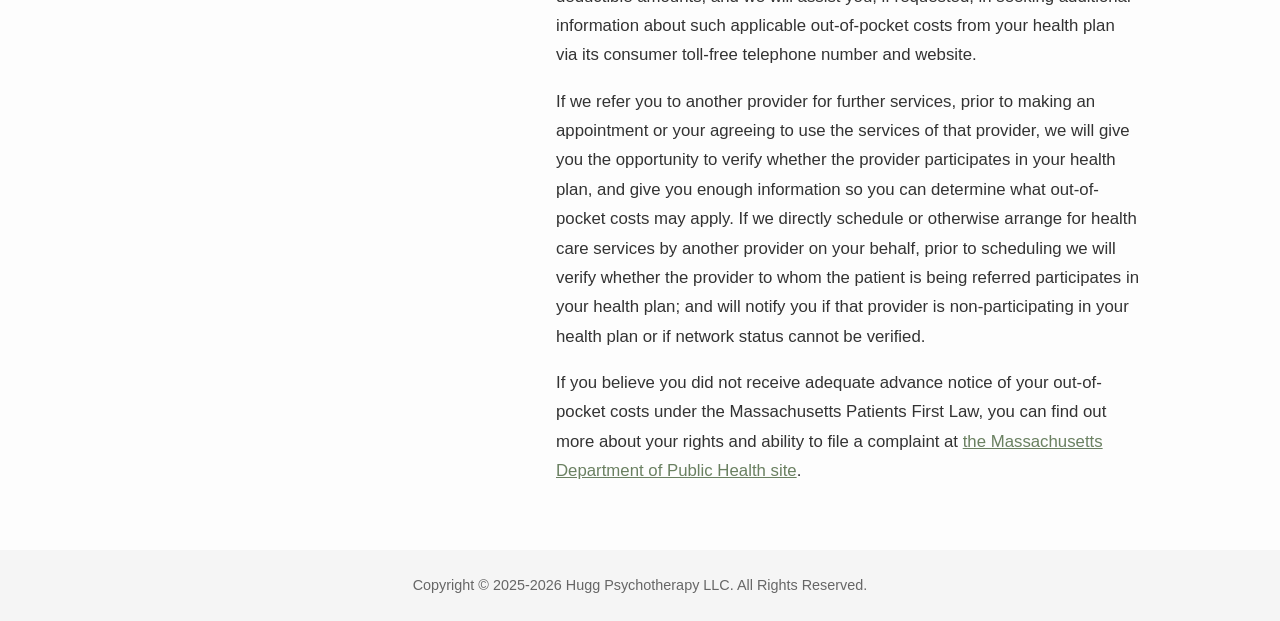
<file: rights.html>
<!DOCTYPE html>
<html lang="en">
<head>
    <meta charset="UTF-8">
    <meta name="viewport" content="width=device-width, initial-scale=1.0">
    <title>Jennifer E. Hugg, PhD</title>
    <link rel="stylesheet" href="style.css">
</head>
<body>
    <nav>
        <a href="index.html">About Me</a>
        <a href="services.html">Psychotherapy Services</a>
        <a href="fees.html">Fees & Payments</a>
        <a href="rights.html">Patients' Rights Notice</a>
        <a href="npp.html">Notice of Privacy Practices</a>
        <a href="contact.html">Contact</a>
    </nav>
    <div class="content-wrapper">
        <!-- Left Column: Photo + Title -->
        <div class="profile-column">
            <img src="headshot.jpg" alt="Jennifer E. Hugg, PhD">
            <h1>
                Jennifer E. Hugg, PhD
                <span class="subtitle">Licensed Clinical Psychologist</span>
            </h1>
        </div>
        <!-- Right Column: About Text -->
        <div class="about-column">
            <div class="about-text">
                <h3>Patients' Rights Notice - Your Cost of Care</h3>
                <p style="font-weight: bold;">Under the federal No Surprises Act, we are required to inform you of the following rights you have regarding advance notice of the out-of-pocket costs you may incur if you are uninsured, or if you have non-governmental health insurance coverage.</p>
                <p>Upon the scheduling of any non-emergency encounter, or upon your request, we will disclose whether we participate in your health insurance plan.</p>
                <p>Should we be unable to quote a specific amount due to the inability to predict in advance your specific treatment needs or diagnosis, we will disclose an estimate of the out-of-pocket costs you will be required to pay.</p>
                <p>If we do not participate with your health insurance plan, we will inform you that we do not accept your health insurance before your scheduled appointment, unless your visit is scheduled less than 7 days in advance in which case we will inform you not less than 2 days before your scheduled visit or as soon as is practicable before the scheduled appointment, with written notice of that fact to be provided upon your arrival or video sign-on for the appointment.</p>
                <p>If we do not participate with your health insurance plan, you may be able to obtain the same services at a lower cost from a health care provider who participates in your health benefit plan.</p>
                <p>If we do not participate in your health insurance plan, or if you choose not to use your health insurance for care rendered by our practice, or if you are uninsured, you have a right to receive a written disclosure of the charges you will be responsible to pay us which will be provided to you via a written Good Faith Estimate of your expected out-of-pocket health care costs within the following time frames:</p>
                <ul>
                    <li>If you schedule your appointment at least 10 business days in advance: within 3 business days after scheduling.</li>
                    <li>If you schedule your appointment at least 3 business days in advance: within 1 business day after scheduling.</li>
                </ul>
                <p>You also have the right to request a Good Faith Estimate in writing within 3 business days of request, even if your visit will be covered by your non-governmental health insurance plan. If we are unable to tell you a specific amount (because we cannot predict what specific treatment will be needed), we will disclose to you the estimated maximum amount that you will pay.</p>
                <p>You have a right to dispute a bill from our office if it is at least $400 more than the Good Faith Estimate we have provided you. For any questions or more information about your rights under the No Surprises Act, visit <a href="https://www.cms.gov/nosurprises/consumers" target="_blank" rel="noopener">www.cms.gov/nosurprises/consumers</a> or call <a href="tel:1-800-985-3059">1-800-985-3059</a>.</p>
                <p style="font-weight: bold;">You have the following additional rights under the Massachusetts Patients' First Law:</p>
                <p>If we participate with your health insurance plan, at the time of scheduling your care, you will have a right to request disclosure within 2 days of the out-of-pocket costs you will be required to pay, including any co-pay or possible deductible amounts, and we will assist you, if requested, in seeking additional information about such applicable out-of-pocket costs from your health plan via its consumer toll-free telephone number and website.</p>
                <p>If we refer you to another provider for further services, prior to making an appointment or your agreeing to use the services of that provider, we will give you the opportunity to verify whether the provider participates in your health plan, and give you enough information so you can determine what out-of-pocket costs may apply. If we directly schedule or otherwise arrange for health care services by another provider on your behalf, prior to scheduling we will verify whether the provider to whom the patient is being referred participates in your health plan; and will notify you if that provider is non-participating in your health plan or if network status cannot be verified.</p>
                <p>If you believe you did not receive adequate advance notice of your out-of-pocket costs under the Massachusetts Patients First Law, you can find out more about your rights and ability to file a complaint at <a href="https://www.mass.gov/news/pricing-transparency-provisions-of-an-act-promoting-a-resilient-health-care-system-that-puts-patients-first-patients-first" target="_blank" rel="noopener">the Massachusetts Department of Public Health site</a>.</p>
            </div>
        </div>
    </div>
    <footer>
        Copyright © <span id="current-year-range"></span> Hugg Psychotherapy LLC. All Rights Reserved.
    </footer>
    <script>
        function updateYearRange() {
            const currentYear = new Date().getFullYear();
            const startYear = 2025;
            if (currentYear === startYear) {
                document.getElementById('current-year-range').textContent = startYear.toString();
            } else {
                document.getElementById('current-year-range').textContent = `${startYear}-${currentYear}`;
            }
        }
        updateYearRange();
    </script>
</body>
</html>
</file>
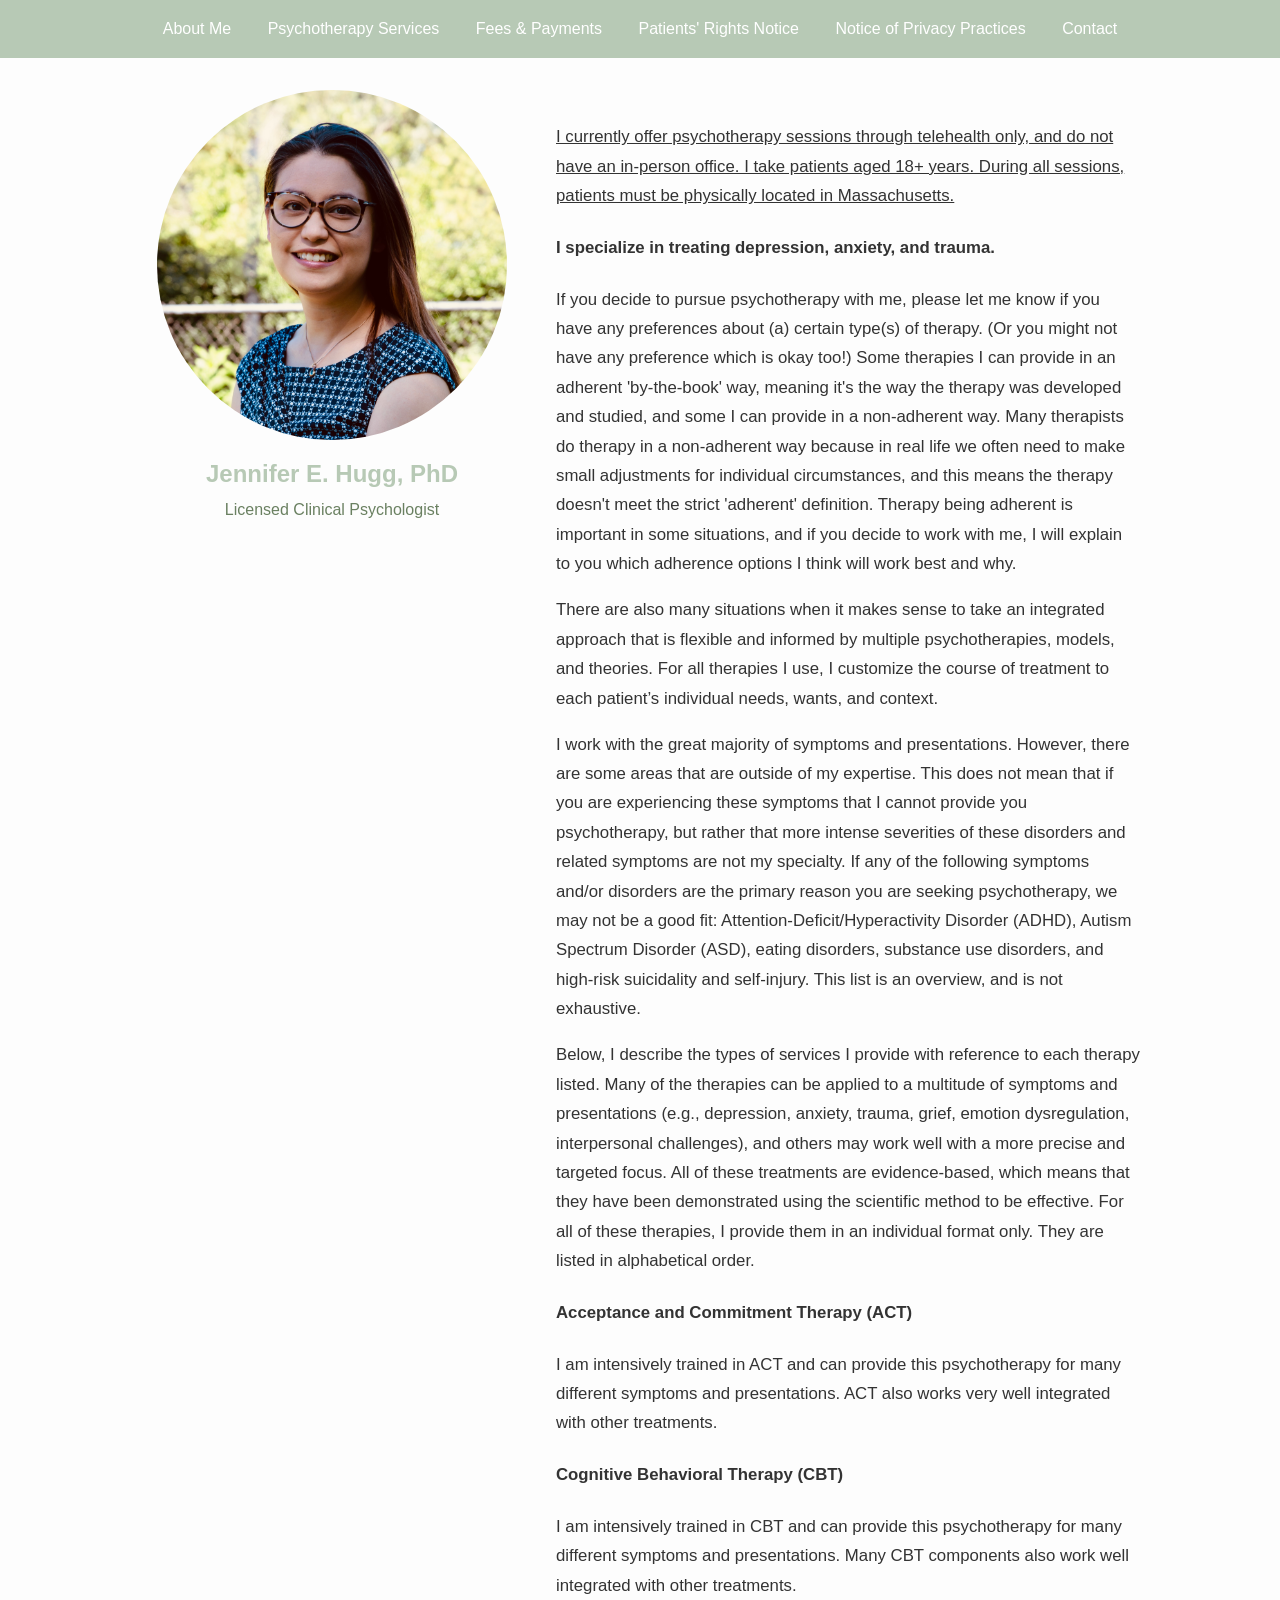
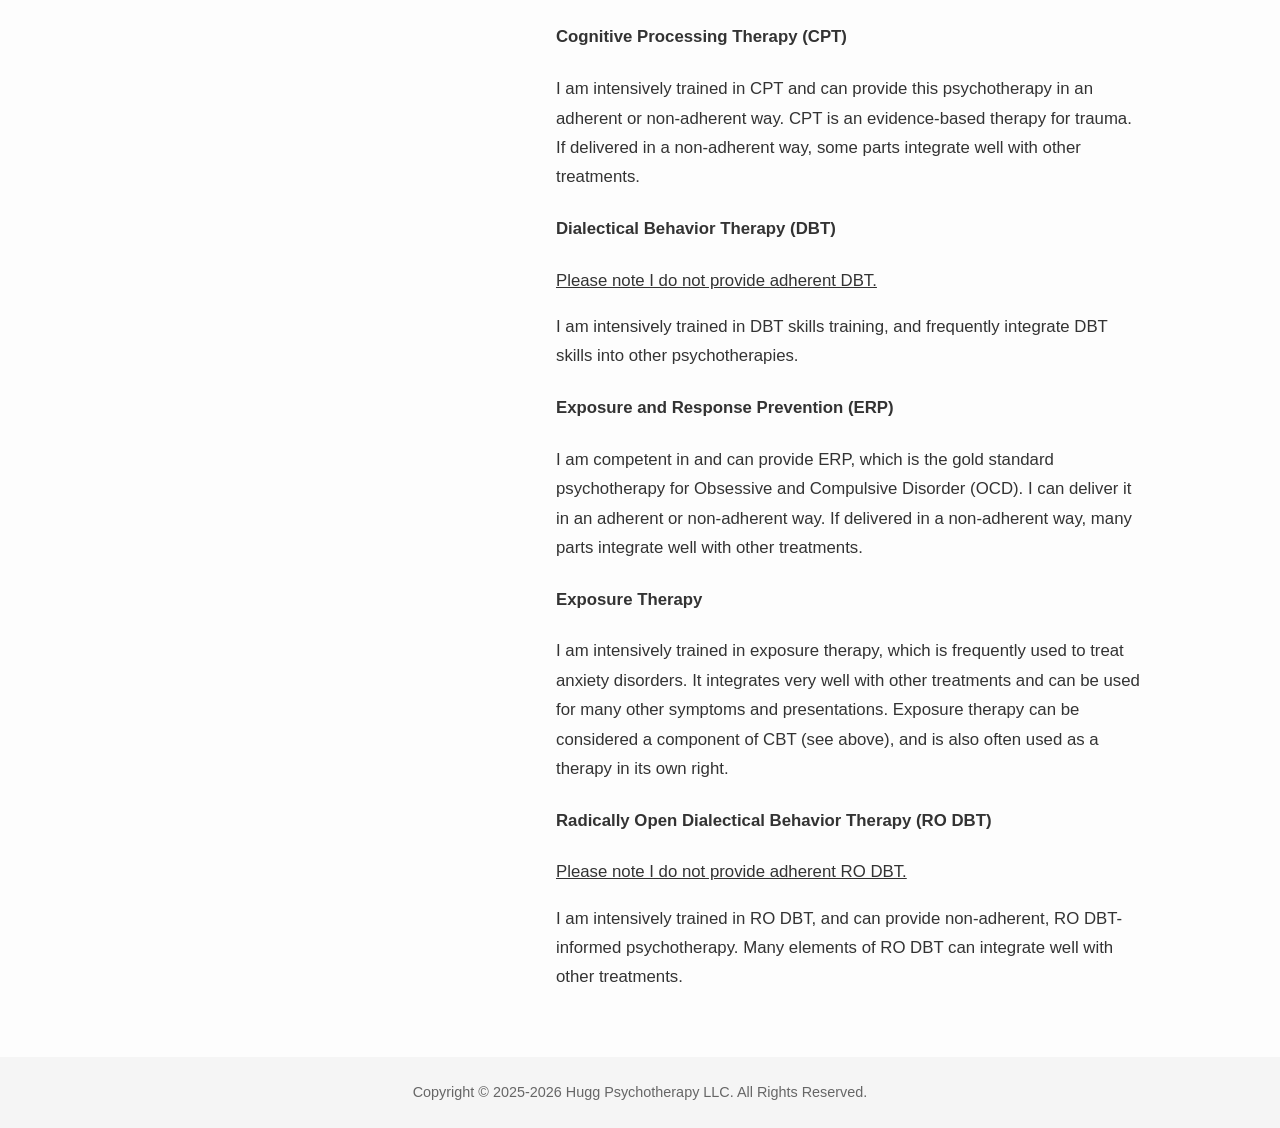
<file: services.html>
<!DOCTYPE html>
<html lang="en">
<head>
    <meta charset="UTF-8">
    <meta name="viewport" content="width=device-width, initial-scale=1.0">
    <title>Jennifer E. Hugg, PhD</title>
    <link rel="stylesheet" href="style.css">
</head>
<body>
    <nav>
        <a href="index.html">About Me</a>
        <a href="services.html">Psychotherapy Services</a>
        <a href="fees.html">Fees & Payments</a>
        <a href="rights.html">Patients' Rights Notice</a>
        <a href="npp.html">Notice of Privacy Practices</a>
        <a href="contact.html">Contact</a>
    </nav>
    <div class="content-wrapper">
        <!-- Left Column: Photo + Title -->
        <div class="profile-column">
            <img src="headshot.jpg" alt="Jennifer E. Hugg, PhD">
            <h1>
                Jennifer E. Hugg, PhD
                <span class="subtitle">Licensed Clinical Psychologist</span>
            </h1>
        </div>
        <!-- Right Column: About Text -->
        <div class="about-column">
            <div class="about-text">
                <p style="text-decoration: underline;">I currently offer psychotherapy sessions through telehealth only, and do not have an in-person office. I take patients aged 18+ years. During all sessions, patients must be physically located in Massachusetts.</p>
		<h4>I specialize in treating depression, anxiety, and trauma.</h4>
                <p>If you decide to pursue psychotherapy with me, please let me know if you have any preferences about (a) certain type(s) of therapy. (Or you might not have any preference which is okay too!) Some therapies I can provide in an adherent 'by-the-book' way, meaning it's the way the therapy was developed and studied, and some I can provide in a non-adherent way. Many therapists do therapy in a non-adherent way because in real life we often need to make small adjustments for individual circumstances, and this means the therapy doesn't meet the strict 'adherent' definition. Therapy being adherent is important in some situations, and if you decide to work with me, I will explain to you which adherence options I think will work best and why.</p>
                <p>There are also many situations when it makes sense to take an integrated approach that is flexible and informed by multiple psychotherapies, models, and theories. For all therapies I use, I customize the course of treatment to each patient’s individual needs, wants, and context. </p>
                <p>I work with the great majority of symptoms and presentations. However, there are some areas that are outside of my expertise. This does not mean that if you are experiencing these symptoms that I cannot provide you psychotherapy, but rather that more intense severities of these disorders and related symptoms are not my specialty. If any of the following symptoms and/or disorders are the primary reason you are seeking psychotherapy, we may not be a good fit: Attention-Deficit/Hyperactivity Disorder (ADHD), Autism Spectrum Disorder (ASD), eating disorders, substance use disorders, and high-risk suicidality and self-injury. This list is an overview, and is not exhaustive.</p>
                <p>Below, I describe the types of services I provide with reference to each therapy listed. Many of the therapies can be applied to a multitude of symptoms and presentations (e.g., depression, anxiety, trauma, grief, emotion dysregulation, interpersonal challenges), and others may work well with a more precise and targeted focus. All of these treatments are evidence-based, which means that they have been demonstrated using the scientific method to be effective. For all of these therapies, I provide them in an individual format only. They are listed in alphabetical order.</p>

                <h4>Acceptance and Commitment Therapy (ACT)</h4>
                <p>I am intensively trained in ACT and can provide this psychotherapy for many different symptoms and presentations. ACT also works very well integrated with other treatments.</p>

                <h4>Cognitive Behavioral Therapy (CBT)</h4>
                <p>I am intensively trained in CBT and can provide this psychotherapy for many different symptoms and presentations. Many CBT components also work well integrated with other treatments.</p>

                <h4>Cognitive Processing Therapy (CPT)</h4>
                <p>I am intensively trained in CPT and can provide this psychotherapy in an adherent or non-adherent way. CPT is an evidence-based therapy for trauma. If delivered in a non-adherent way, some parts integrate well with other treatments.</p>

                <h4>Dialectical Behavior Therapy (DBT)</h4>
                <p style="text-decoration: underline;">Please note I do not provide adherent DBT.</p>
                <p>I am intensively trained in DBT skills training, and frequently integrate DBT skills into other psychotherapies.</p>

                <h4>Exposure and Response Prevention (ERP)</h4>
                <p>I am competent in and can provide ERP, which is the gold standard psychotherapy for Obsessive and Compulsive Disorder (OCD). I can deliver it in an adherent or non-adherent way. If delivered in a non-adherent way, many parts integrate well with other treatments.</p>

                <h4>Exposure Therapy</h4>
                <p>I am intensively trained in exposure therapy, which is frequently used to treat anxiety disorders. It integrates very well with other treatments and can be used for many other symptoms and presentations. Exposure therapy can be considered a component of CBT (see above), and is also often used as a therapy in its own right.</p>

                <h4>Radically Open Dialectical Behavior Therapy (RO DBT)</h4>
                <p style="text-decoration: underline;">Please note I do not provide adherent RO DBT.</p>
                <p>I am intensively trained in RO DBT, and can provide non-adherent, RO DBT-informed psychotherapy. Many elements of RO DBT can integrate well with other treatments.</p>

            </div>
        </div>
    </div>
    <footer>
        Copyright © <span id="current-year-range"></span> Hugg Psychotherapy LLC. All Rights Reserved.
    </footer>
    <script>
        function updateYearRange() {
            const currentYear = new Date().getFullYear();
            const startYear = 2025;
            if (currentYear === startYear) {
                document.getElementById('current-year-range').textContent = startYear.toString();
            } else {
                document.getElementById('current-year-range').textContent = `${startYear}-${currentYear}`;
            }
        }
        updateYearRange();
    </script>
</body>
</html>
</file>
<file: style.css>
:root {
    --accent-color: #B7C9B5;
    --font-family: 'Segoe UI', Tahoma, Geneva, Verdana, sans-serif;
}

body {
    margin: 0;
    font-family: var(--font-family);
    line-height: 1.6;
    background-color: #fdfdfd;
    color: #333;
}

/* Navigation */
nav {
    background-color: var(--accent-color);
    padding: 1rem;
    text-align: center;
}

    nav a {
        color: #fff;
        text-decoration: none;
        margin: 0 1rem;
        font-weight: 500;
        transition: color 0.3s ease;
        display: inline-block;
    }

        nav a:hover {
            color: #eee;
        }

/* Main Content Layout */
.content-wrapper {
    max-width: 1000px;
    margin: 2rem auto;
    display: flex;
    gap: 2rem;
    flex-wrap: wrap;
}

/* Left Column (Image + Title) */
.profile-column {
    flex: 1 1 300px;
    text-align: center;
}

    .profile-column img {
        width: 350px;
        height: 350px;
        object-fit: cover;
        border-radius: 50%;
    }

    .profile-column h1 {
        font-size: 1.5rem;
        margin: 0.5rem 0;
        color: var(--accent-color);
        font-weight: 600;
    }

    .profile-column .subtitle {
        color: #6A8061;
        font-size: 1rem;
        font-weight: 400;
        display: block;
        margin-top: 0.2rem;
    }

/* Right Column (About Text) */
.about-column {
    flex: 1 1 500px;
    padding-top: 1rem;
}

.about-text {
    font-size: 1.05rem;
    line-height: 1.75;
}

    /* Link styling for body text */
    .about-text a {
        color: #6A8061;
        text-decoration: underline;
        transition: color 0.3s ease;
    }

        .about-text a:hover {
            color: #556650;
        }

/* Footer */
footer {
    background-color: #f5f5f5;
    text-align: center;
    padding: 1.5rem;
    margin-top: 3rem;
    font-size: 0.9rem;
    color: #666;
}

/* Responsive Adjustments */
@media (max-width: 768px) {
    .content-wrapper {
        flex-direction: column;
        align-items: center;
    }

    .profile-column {
        margin-bottom: 2rem;
    }

        .profile-column img {
            width: 100%;
            max-width: 300px;
        }
}
</file>
